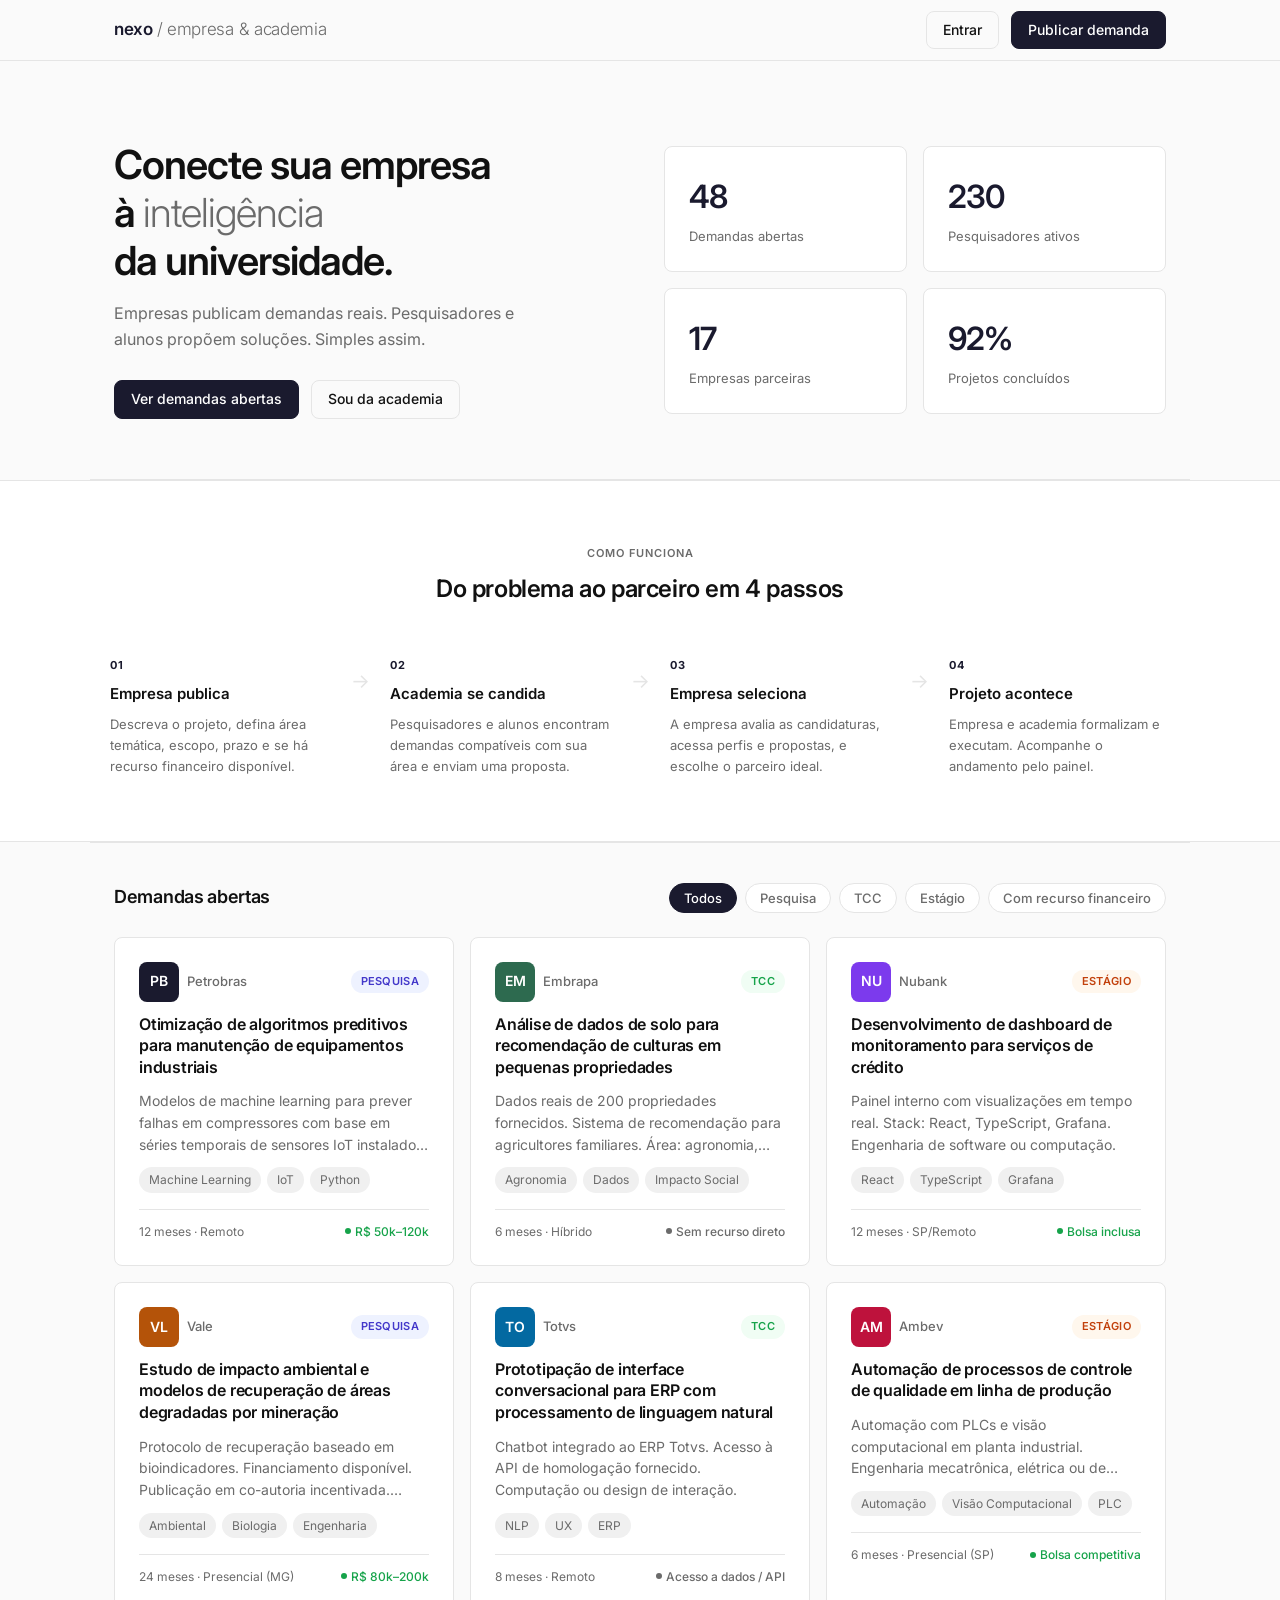
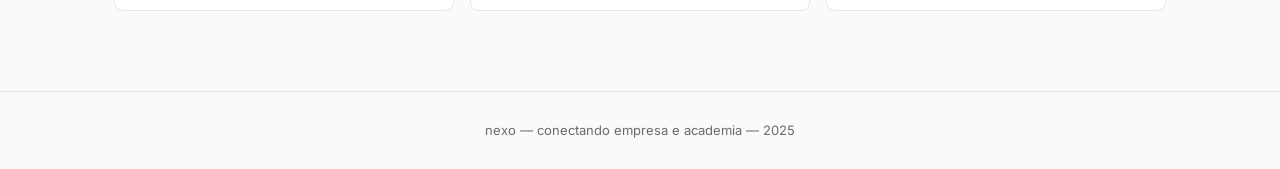
<file: index.html>
<!DOCTYPE html>
<html lang="pt-BR">
<head>
  <meta charset="UTF-8" />
  <meta name="viewport" content="width=device-width, initial-scale=1.0" />
  <title>Nexo — Empresa & Academia</title>
  <link rel="preconnect" href="https://fonts.googleapis.com" />
  <link rel="preconnect" href="https://fonts.gstatic.com" crossorigin />
  <link href="https://fonts.googleapis.com/css2?family=Inter:wght@300;400;500;600&display=swap" rel="stylesheet" />
  <link rel="stylesheet" href="style.css" />
  <style>
    /* HERO */
    .hero {
      max-width: 1100px;
      margin: 0 auto;
      padding: 80px 24px 60px;
      display: grid;
      grid-template-columns: 1fr 1fr;
      gap: 48px;
      align-items: center;
    }
    .hero-text h1 {
      font-size: 40px;
      font-weight: 600;
      letter-spacing: -1px;
      line-height: 1.2;
      margin-bottom: 16px;
    }
    .hero-text h1 em {
      font-style: normal;
      color: var(--muted);
      font-weight: 300;
    }
    .hero-text p {
      color: var(--muted);
      font-size: 16px;
      max-width: 420px;
      margin-bottom: 28px;
    }
    .hero-actions { display: flex; gap: 12px; flex-wrap: wrap; }

    .hero-stats {
      display: grid;
      grid-template-columns: 1fr 1fr;
      gap: 16px;
    }
    .stat-card {
      background: var(--surface);
      border: 1px solid var(--border);
      border-radius: var(--radius);
      padding: 24px;
    }
    .stat-card .number {
      font-size: 32px;
      font-weight: 600;
      letter-spacing: -1px;
      color: var(--accent);
    }
    .stat-card .label {
      font-size: 13px;
      color: var(--muted);
      margin-top: 4px;
    }

    /* FEED HEADER */
    .feed-header {
      max-width: 1100px;
      margin: 0 auto;
      padding: 40px 24px 24px;
      display: flex;
      align-items: center;
      justify-content: space-between;
      flex-wrap: wrap;
      gap: 16px;
    }
    .feed-header h2 {
      font-size: 18px;
      font-weight: 600;
      letter-spacing: -0.3px;
    }
    .filters { display: flex; gap: 8px; flex-wrap: wrap; }
    .filter-btn {
      padding: 6px 14px;
      border-radius: 999px;
      font-size: 13px;
      font-weight: 500;
      cursor: pointer;
      border: 1px solid var(--border);
      background: var(--surface);
      color: var(--muted);
      transition: all 0.15s;
      font-family: 'Inter', sans-serif;
    }
    .filter-btn:hover,
    .filter-btn.active {
      background: var(--accent);
      border-color: var(--accent);
      color: #fff;
    }

    /* FEED */
    .feed-wrap {
      max-width: 1100px;
      margin: 0 auto;
      padding: 0 24px 80px;
    }

    /* RECURSO INDICATOR */
    .recurso-indicator {
      display: flex;
      align-items: center;
      gap: 4px;
      font-size: 12px;
      font-weight: 500;
    }
    .recurso-indicator.sim { color: #16a34a; }
    .recurso-indicator.nao { color: var(--muted); }
    .recurso-dot {
      width: 6px;
      height: 6px;
      border-radius: 50%;
      background: currentColor;
    }

    /* COMO FUNCIONA */
    .como-funciona {
      background: var(--surface);
      border-top: 1px solid var(--border);
      border-bottom: 1px solid var(--border);
      padding: 64px 24px;
    }
    .cf-inner { max-width: 1100px; margin: 0 auto; }
    .cf-header { text-align: center; margin-bottom: 48px; }
    .cf-label {
      font-size: 11px;
      font-weight: 600;
      letter-spacing: 1px;
      text-transform: uppercase;
      color: var(--muted);
      margin-bottom: 8px;
    }
    .cf-header h2 {
      font-size: 24px;
      font-weight: 600;
      letter-spacing: -0.4px;
    }
    .cf-steps {
      display: flex;
      align-items: flex-start;
      gap: 0;
    }
    .cf-step {
      flex: 1;
      padding: 0 20px;
    }
    .cf-step-num {
      font-size: 11px;
      font-weight: 700;
      letter-spacing: 1px;
      color: var(--accent);
      margin-bottom: 8px;
    }
    .cf-step-title {
      font-size: 15px;
      font-weight: 600;
      margin-bottom: 8px;
    }
    .cf-step-desc {
      font-size: 13px;
      color: var(--muted);
      line-height: 1.6;
    }
    .cf-arrow {
      font-size: 20px;
      color: var(--border);
      padding-top: 8px;
      flex-shrink: 0;
    }

    @media (max-width: 720px) {
      .hero { grid-template-columns: 1fr; padding: 48px 20px 40px; }
      .hero-stats { display: none; }
      .hero-text h1 { font-size: 28px; }
      .cf-steps { flex-direction: column; gap: 24px; }
      .cf-arrow { display: none; }
    }
  </style>
</head>
<body>

  <!-- NAV -->
  <nav>
    <div class="nav-inner">
      <a href="index.html" class="logo">nexo <span>/ empresa & academia</span></a>
      <div class="nav-actions">
        <a href="entrar.html" class="btn btn-ghost">Entrar</a>
        <a href="publicar.html" class="btn btn-primary">Publicar demanda</a>
      </div>
    </div>
  </nav>

  <!-- HERO -->
  <section class="hero">
    <div class="hero-text">
      <h1>Conecte sua empresa<br>à <em>inteligência</em><br>da universidade.</h1>
      <p>Empresas publicam demandas reais. Pesquisadores e alunos propõem soluções. Simples assim.</p>
      <div class="hero-actions">
        <a href="#feed" class="btn btn-primary">Ver demandas abertas</a>
        <a href="entrar.html" class="btn btn-ghost">Sou da academia</a>
      </div>
    </div>
    <div class="hero-stats">
      <div class="stat-card">
        <div class="number">48</div>
        <div class="label">Demandas abertas</div>
      </div>
      <div class="stat-card">
        <div class="number">230</div>
        <div class="label">Pesquisadores ativos</div>
      </div>
      <div class="stat-card">
        <div class="number">17</div>
        <div class="label">Empresas parceiras</div>
      </div>
      <div class="stat-card">
        <div class="number">92%</div>
        <div class="label">Projetos concluídos</div>
      </div>
    </div>
  </section>

  <div style="border-top:1px solid var(--border);max-width:1100px;margin:0 auto;"></div>

  <!-- COMO FUNCIONA -->
  <section class="como-funciona">
    <div class="cf-inner">
      <div class="cf-header">
        <div class="cf-label">Como funciona</div>
        <h2>Do problema ao parceiro em 4 passos</h2>
      </div>
      <div class="cf-steps">
        <div class="cf-step">
          <div class="cf-step-num">01</div>
          <div class="cf-step-title">Empresa publica</div>
          <div class="cf-step-desc">Descreva o projeto, defina área temática, escopo, prazo e se há recurso financeiro disponível.</div>
        </div>
        <div class="cf-arrow">→</div>
        <div class="cf-step">
          <div class="cf-step-num">02</div>
          <div class="cf-step-title">Academia se candida</div>
          <div class="cf-step-desc">Pesquisadores e alunos encontram demandas compatíveis com sua área e enviam uma proposta.</div>
        </div>
        <div class="cf-arrow">→</div>
        <div class="cf-step">
          <div class="cf-step-num">03</div>
          <div class="cf-step-title">Empresa seleciona</div>
          <div class="cf-step-desc">A empresa avalia as candidaturas, acessa perfis e propostas, e escolhe o parceiro ideal.</div>
        </div>
        <div class="cf-arrow">→</div>
        <div class="cf-step">
          <div class="cf-step-num">04</div>
          <div class="cf-step-title">Projeto acontece</div>
          <div class="cf-step-desc">Empresa e academia formalizam e executam. Acompanhe o andamento pelo painel.</div>
        </div>
      </div>
    </div>
  </section>

  <div style="border-top:1px solid var(--border);max-width:1100px;margin:0 auto;"></div>

  <!-- FEED HEADER -->
  <div class="feed-header" id="feed">
    <h2>Demandas abertas</h2>
    <div class="filters">
      <button class="filter-btn active" onclick="filtrar(this, 'todos')">Todos</button>
      <button class="filter-btn" onclick="filtrar(this, 'pesquisa')">Pesquisa</button>
      <button class="filter-btn" onclick="filtrar(this, 'tcc')">TCC</button>
      <button class="filter-btn" onclick="filtrar(this, 'estagio')">Estágio</button>
      <button class="filter-btn" onclick="filtrar(this, 'recurso')">Com recurso financeiro</button>
    </div>
  </div>

  <!-- FEED GRID -->
  <div class="feed-wrap">
    <div class="feed" id="feed-grid">

      <a href="demanda.html" class="card" data-tipo="pesquisa" data-recurso="sim">
        <div class="card-top">
          <div class="company-badge">
            <div class="company-logo">PB</div>
            <span class="company-name">Petrobras</span>
          </div>
          <span class="tipo-tag tipo-pesquisa">Pesquisa</span>
        </div>
        <div class="card-title">Otimização de algoritmos preditivos para manutenção de equipamentos industriais</div>
        <div class="card-desc">Modelos de machine learning para prever falhas em compressores com base em séries temporais de sensores IoT instalados em campo. Dados históricos fornecidos.</div>
        <div class="tag-list">
          <span class="tag">Machine Learning</span>
          <span class="tag">IoT</span>
          <span class="tag">Python</span>
        </div>
        <div class="card-footer">
          <span class="card-meta">12 meses · Remoto</span>
          <span class="recurso-indicator sim"><span class="recurso-dot"></span>R$ 50k–120k</span>
        </div>
      </a>

      <a href="demanda.html" class="card" data-tipo="tcc" data-recurso="nao">
        <div class="card-top">
          <div class="company-badge">
            <div class="company-logo" style="background:#2d6a4f">EM</div>
            <span class="company-name">Embrapa</span>
          </div>
          <span class="tipo-tag tipo-tcc">TCC</span>
        </div>
        <div class="card-title">Análise de dados de solo para recomendação de culturas em pequenas propriedades</div>
        <div class="card-desc">Dados reais de 200 propriedades fornecidos. Sistema de recomendação para agricultores familiares. Área: agronomia, ciência de dados ou sistemas de informação.</div>
        <div class="tag-list">
          <span class="tag">Agronomia</span>
          <span class="tag">Dados</span>
          <span class="tag">Impacto Social</span>
        </div>
        <div class="card-footer">
          <span class="card-meta">6 meses · Híbrido</span>
          <span class="recurso-indicator nao"><span class="recurso-dot"></span>Sem recurso direto</span>
        </div>
      </a>

      <a href="demanda.html" class="card" data-tipo="estagio" data-recurso="sim">
        <div class="card-top">
          <div class="company-badge">
            <div class="company-logo" style="background:#7c3aed">NU</div>
            <span class="company-name">Nubank</span>
          </div>
          <span class="tipo-tag tipo-estagio">Estágio</span>
        </div>
        <div class="card-title">Desenvolvimento de dashboard de monitoramento para serviços de crédito</div>
        <div class="card-desc">Painel interno com visualizações em tempo real. Stack: React, TypeScript, Grafana. Engenharia de software ou computação.</div>
        <div class="tag-list">
          <span class="tag">React</span>
          <span class="tag">TypeScript</span>
          <span class="tag">Grafana</span>
        </div>
        <div class="card-footer">
          <span class="card-meta">12 meses · SP/Remoto</span>
          <span class="recurso-indicator sim"><span class="recurso-dot"></span>Bolsa inclusa</span>
        </div>
      </a>

      <a href="demanda.html" class="card" data-tipo="pesquisa" data-recurso="sim">
        <div class="card-top">
          <div class="company-badge">
            <div class="company-logo" style="background:#b45309">VL</div>
            <span class="company-name">Vale</span>
          </div>
          <span class="tipo-tag tipo-pesquisa">Pesquisa</span>
        </div>
        <div class="card-title">Estudo de impacto ambiental e modelos de recuperação de áreas degradadas por mineração</div>
        <div class="card-desc">Protocolo de recuperação baseado em bioindicadores. Financiamento disponível. Publicação em co-autoria incentivada. Laboratório de engenharia ambiental.</div>
        <div class="tag-list">
          <span class="tag">Ambiental</span>
          <span class="tag">Biologia</span>
          <span class="tag">Engenharia</span>
        </div>
        <div class="card-footer">
          <span class="card-meta">24 meses · Presencial (MG)</span>
          <span class="recurso-indicator sim"><span class="recurso-dot"></span>R$ 80k–200k</span>
        </div>
      </a>

      <a href="demanda.html" class="card" data-tipo="tcc" data-recurso="nao">
        <div class="card-top">
          <div class="company-badge">
            <div class="company-logo" style="background:#0369a1">TO</div>
            <span class="company-name">Totvs</span>
          </div>
          <span class="tipo-tag tipo-tcc">TCC</span>
        </div>
        <div class="card-title">Prototipação de interface conversacional para ERP com processamento de linguagem natural</div>
        <div class="card-desc">Chatbot integrado ao ERP Totvs. Acesso à API de homologação fornecido. Computação ou design de interação.</div>
        <div class="tag-list">
          <span class="tag">NLP</span>
          <span class="tag">UX</span>
          <span class="tag">ERP</span>
        </div>
        <div class="card-footer">
          <span class="card-meta">8 meses · Remoto</span>
          <span class="recurso-indicator nao"><span class="recurso-dot"></span>Acesso a dados / API</span>
        </div>
      </a>

      <a href="demanda.html" class="card" data-tipo="estagio" data-recurso="sim">
        <div class="card-top">
          <div class="company-badge">
            <div class="company-logo" style="background:#be123c">AM</div>
            <span class="company-name">Ambev</span>
          </div>
          <span class="tipo-tag tipo-estagio">Estágio</span>
        </div>
        <div class="card-title">Automação de processos de controle de qualidade em linha de produção</div>
        <div class="card-desc">Automação com PLCs e visão computacional em planta industrial. Engenharia mecatrônica, elétrica ou de produção. Possibilidade de efetivação.</div>
        <div class="tag-list">
          <span class="tag">Automação</span>
          <span class="tag">Visão Computacional</span>
          <span class="tag">PLC</span>
        </div>
        <div class="card-footer">
          <span class="card-meta">6 meses · Presencial (SP)</span>
          <span class="recurso-indicator sim"><span class="recurso-dot"></span>Bolsa competitiva</span>
        </div>
      </a>

    </div>
  </div>

  <!-- FOOTER -->
  <footer>
    nexo &mdash; conectando empresa e academia &mdash; 2025
  </footer>

  <script>
    function filtrar(btn, tipo) {
      document.querySelectorAll('.filter-btn').forEach(b => b.classList.remove('active'));
      btn.classList.add('active');

      const cards = document.querySelectorAll('.card');
      cards.forEach(card => {
        let show = false;
        if (tipo === 'todos') show = true;
        else if (tipo === 'recurso') show = card.dataset.recurso === 'sim';
        else show = card.dataset.tipo === tipo;
        card.style.display = show ? 'flex' : 'none';
      });
    }
  </script>

</body>
</html>
</file>
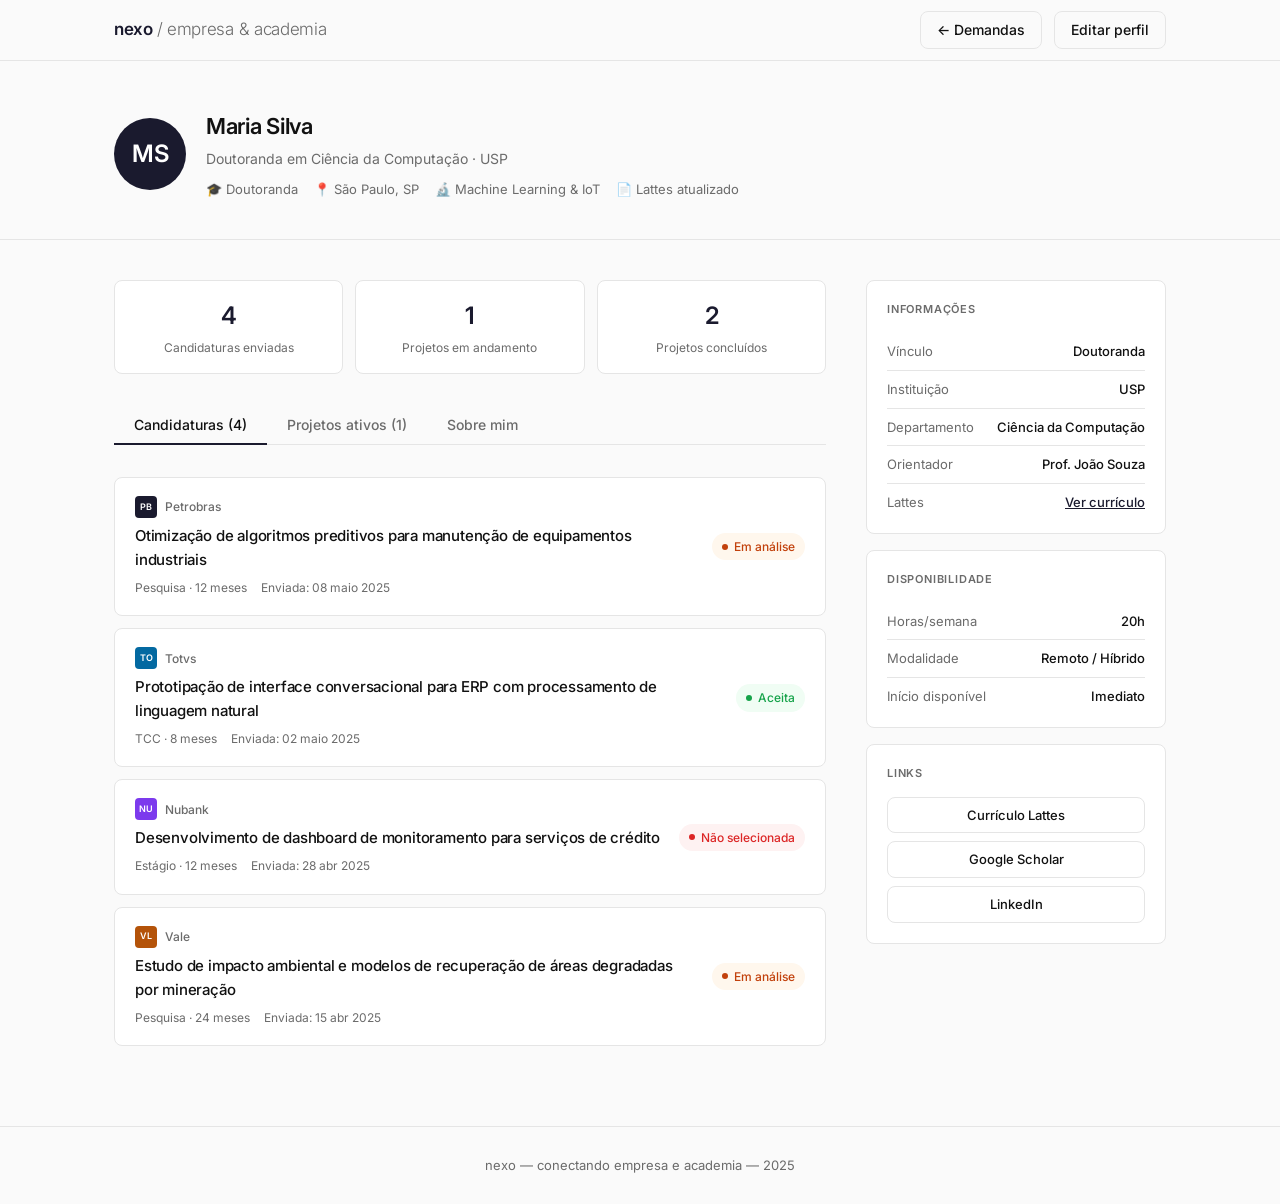
<file: academia.html>
<!DOCTYPE html>
<html lang="pt-BR">
<head>
  <meta charset="UTF-8" />
  <meta name="viewport" content="width=device-width, initial-scale=1.0" />
  <title>Perfil Academia — Nexo</title>
  <link rel="preconnect" href="https://fonts.googleapis.com" />
  <link rel="preconnect" href="https://fonts.gstatic.com" crossorigin />
  <link href="https://fonts.googleapis.com/css2?family=Inter:wght@300;400;500;600&display=swap" rel="stylesheet" />
  <link rel="stylesheet" href="style.css" />
  <style>
    .profile-hero {
      border-bottom: 1px solid var(--border);
      padding: 48px 0 40px;
    }
    .profile-hero-inner {
      max-width: 1100px;
      margin: 0 auto;
      padding: 0 24px;
      display: flex;
      align-items: flex-end;
      justify-content: space-between;
      gap: 24px;
      flex-wrap: wrap;
    }
    .profile-left { display: flex; align-items: center; gap: 20px; }
    .avatar-lg {
      width: 72px;
      height: 72px;
      border-radius: 50%;
      background: var(--accent);
      display: flex;
      align-items: center;
      justify-content: center;
      font-size: 24px;
      font-weight: 600;
      color: #fff;
      flex-shrink: 0;
    }
    .profile-info h1 {
      font-size: 22px;
      font-weight: 600;
      letter-spacing: -0.3px;
      margin-bottom: 4px;
    }
    .profile-info .role { font-size: 14px; color: var(--muted); margin-bottom: 8px; }
    .profile-info .profile-meta {
      display: flex;
      gap: 16px;
      flex-wrap: wrap;
    }
    .profile-meta-item { font-size: 13px; color: var(--muted); }

    .layout {
      max-width: 1100px;
      margin: 0 auto;
      padding: 40px 24px 80px;
      display: grid;
      grid-template-columns: 1fr 300px;
      gap: 40px;
      align-items: start;
    }

    /* TABS */
    .tabs {
      display: flex;
      border-bottom: 1px solid var(--border);
      margin-bottom: 32px;
    }
    .tab-btn {
      padding: 10px 20px;
      font-size: 14px;
      font-weight: 500;
      color: var(--muted);
      border: none;
      background: none;
      cursor: pointer;
      border-bottom: 2px solid transparent;
      margin-bottom: -1px;
      transition: color 0.15s;
      font-family: 'Inter', sans-serif;
    }
    .tab-btn.active { color: var(--text); border-bottom-color: var(--accent); }
    .tab-panel { display: none; }
    .tab-panel.active { display: block; }

    /* CANDIDATURA ITEMS */
    .candidatura-list { display: flex; flex-direction: column; gap: 12px; }
    .candidatura-item {
      background: var(--surface);
      border: 1px solid var(--border);
      border-radius: var(--radius);
      padding: 18px 20px;
      display: grid;
      grid-template-columns: 1fr auto;
      gap: 16px;
      align-items: center;
      text-decoration: none;
      color: inherit;
      transition: border-color 0.15s;
    }
    .candidatura-item:hover { border-color: #ccc; }
    .candidatura-item-company {
      display: flex;
      align-items: center;
      gap: 8px;
      margin-bottom: 6px;
    }
    .candidatura-item-title {
      font-size: 15px;
      font-weight: 500;
      letter-spacing: -0.2px;
      margin-bottom: 6px;
    }
    .candidatura-item-meta {
      font-size: 12px;
      color: var(--muted);
      display: flex;
      gap: 14px;
    }

    /* SIDEBAR */
    .sidebar { display: flex; flex-direction: column; gap: 16px; }
    .sidebar-card {
      background: var(--surface);
      border: 1px solid var(--border);
      border-radius: var(--radius);
      padding: 20px;
    }
    .sidebar-card h3 {
      font-size: 11px;
      font-weight: 600;
      margin-bottom: 14px;
      color: var(--muted);
      letter-spacing: 0.8px;
      text-transform: uppercase;
    }
    .info-row {
      display: flex;
      justify-content: space-between;
      align-items: flex-start;
      padding: 8px 0;
      border-bottom: 1px solid var(--border);
      font-size: 13px;
      gap: 8px;
    }
    .info-row:last-child { border-bottom: none; padding-bottom: 0; }
    .info-row .label { color: var(--muted); flex-shrink: 0; }
    .info-row .value { font-weight: 500; text-align: right; }

    .body-text {
      font-size: 15px;
      color: #222;
      line-height: 1.75;
    }

    .stats-row {
      display: grid;
      grid-template-columns: repeat(3, 1fr);
      gap: 12px;
      margin-bottom: 32px;
    }
    .stat-item {
      background: var(--surface);
      border: 1px solid var(--border);
      border-radius: var(--radius);
      padding: 16px;
      text-align: center;
    }
    .stat-item .num { font-size: 24px; font-weight: 600; letter-spacing: -0.5px; color: var(--accent); }
    .stat-item .lbl { font-size: 12px; color: var(--muted); margin-top: 2px; }

    @media (max-width: 860px) {
      .layout { grid-template-columns: 1fr; }
      .stats-row { grid-template-columns: 1fr 1fr; }
    }
  </style>
</head>
<body>

  <nav>
    <div class="nav-inner">
      <a href="index.html" class="logo">nexo <span>/ empresa & academia</span></a>
      <div class="nav-actions">
        <a href="index.html" class="btn btn-ghost">← Demandas</a>
        <a href="#" class="btn btn-ghost">Editar perfil</a>
      </div>
    </div>
  </nav>

  <!-- PROFILE HERO -->
  <div class="profile-hero">
    <div class="profile-hero-inner">
      <div class="profile-left">
        <div class="avatar-lg">MS</div>
        <div class="profile-info">
          <h1>Maria Silva</h1>
          <div class="role">Doutoranda em Ciência da Computação · USP</div>
          <div class="profile-meta">
            <span class="profile-meta-item">🎓 Doutoranda</span>
            <span class="profile-meta-item">📍 São Paulo, SP</span>
            <span class="profile-meta-item">🔬 Machine Learning & IoT</span>
            <span class="profile-meta-item">📄 Lattes atualizado</span>
          </div>
        </div>
      </div>
    </div>
  </div>

  <div class="layout">

    <!-- MAIN -->
    <div>

      <!-- STATS -->
      <div class="stats-row">
        <div class="stat-item">
          <div class="num">4</div>
          <div class="lbl">Candidaturas enviadas</div>
        </div>
        <div class="stat-item">
          <div class="num">1</div>
          <div class="lbl">Projetos em andamento</div>
        </div>
        <div class="stat-item">
          <div class="num">2</div>
          <div class="lbl">Projetos concluídos</div>
        </div>
      </div>

      <!-- TABS -->
      <div class="tabs">
        <button class="tab-btn active" onclick="showTab('candidaturas', this)">Candidaturas (4)</button>
        <button class="tab-btn" onclick="showTab('projetos', this)">Projetos ativos (1)</button>
        <button class="tab-btn" onclick="showTab('sobre', this)">Sobre mim</button>
      </div>

      <!-- TAB: CANDIDATURAS -->
      <div class="tab-panel active" id="tab-candidaturas">
        <div class="candidatura-list">

          <a href="demanda.html" class="candidatura-item">
            <div>
              <div class="candidatura-item-company">
                <div class="company-logo" style="width:22px;height:22px;font-size:9px;border-radius:4px;">PB</div>
                <span style="font-size:12px;color:var(--muted);font-weight:500;">Petrobras</span>
              </div>
              <div class="candidatura-item-title">Otimização de algoritmos preditivos para manutenção de equipamentos industriais</div>
              <div class="candidatura-item-meta">
                <span>Pesquisa · 12 meses</span>
                <span>Enviada: 08 maio 2025</span>
              </div>
            </div>
            <div>
              <span class="status-badge" style="background:#FFF7ED;color:#c2410c;white-space:nowrap;">
                <span class="status-dot"></span>Em análise
              </span>
            </div>
          </a>

          <a href="demanda.html" class="candidatura-item">
            <div>
              <div class="candidatura-item-company">
                <div class="company-logo" style="width:22px;height:22px;font-size:9px;border-radius:4px;background:#0369a1;">TO</div>
                <span style="font-size:12px;color:var(--muted);font-weight:500;">Totvs</span>
              </div>
              <div class="candidatura-item-title">Prototipação de interface conversacional para ERP com processamento de linguagem natural</div>
              <div class="candidatura-item-meta">
                <span>TCC · 8 meses</span>
                <span>Enviada: 02 maio 2025</span>
              </div>
            </div>
            <div>
              <span class="status-badge status-aberta" style="white-space:nowrap;">
                <span class="status-dot"></span>Aceita
              </span>
            </div>
          </a>

          <a href="demanda.html" class="candidatura-item">
            <div>
              <div class="candidatura-item-company">
                <div class="company-logo" style="width:22px;height:22px;font-size:9px;border-radius:4px;background:#7c3aed;">NU</div>
                <span style="font-size:12px;color:var(--muted);font-weight:500;">Nubank</span>
              </div>
              <div class="candidatura-item-title">Desenvolvimento de dashboard de monitoramento para serviços de crédito</div>
              <div class="candidatura-item-meta">
                <span>Estágio · 12 meses</span>
                <span>Enviada: 28 abr 2025</span>
              </div>
            </div>
            <div>
              <span class="status-badge status-fechada" style="white-space:nowrap;">
                <span class="status-dot"></span>Não selecionada
              </span>
            </div>
          </a>

          <a href="demanda.html" class="candidatura-item">
            <div>
              <div class="candidatura-item-company">
                <div class="company-logo" style="width:22px;height:22px;font-size:9px;border-radius:4px;background:#b45309;">VL</div>
                <span style="font-size:12px;color:var(--muted);font-weight:500;">Vale</span>
              </div>
              <div class="candidatura-item-title">Estudo de impacto ambiental e modelos de recuperação de áreas degradadas por mineração</div>
              <div class="candidatura-item-meta">
                <span>Pesquisa · 24 meses</span>
                <span>Enviada: 15 abr 2025</span>
              </div>
            </div>
            <div>
              <span class="status-badge" style="background:#FFF7ED;color:#c2410c;white-space:nowrap;">
                <span class="status-dot"></span>Em análise
              </span>
            </div>
          </a>

        </div>
      </div>

      <!-- TAB: PROJETOS -->
      <div class="tab-panel" id="tab-projetos">
        <div class="candidatura-list">
          <a href="demanda.html" class="candidatura-item">
            <div>
              <div class="candidatura-item-company">
                <div class="company-logo" style="width:22px;height:22px;font-size:9px;border-radius:4px;background:#0369a1;">TO</div>
                <span style="font-size:12px;color:var(--muted);font-weight:500;">Totvs</span>
              </div>
              <div class="candidatura-item-title">Prototipação de interface conversacional para ERP com processamento de linguagem natural</div>
              <div class="candidatura-item-meta">
                <span>TCC · 8 meses</span>
                <span>Iniciado: 10 maio 2025</span>
                <span>Previsão: jan 2026</span>
              </div>
            </div>
            <div>
              <span class="status-badge status-andamento" style="white-space:nowrap;">
                <span class="status-dot"></span>Em andamento
              </span>
            </div>
          </a>
        </div>
      </div>

      <!-- TAB: SOBRE -->
      <div class="tab-panel" id="tab-sobre">
        <div class="body-text" style="margin-bottom:24px;">
          <p>Doutoranda em Ciência da Computação pela USP, com foco em aprendizado de máquina aplicado a sistemas industriais e IoT. Mestre pela UNICAMP (2022). Experiência em desenvolvimento de modelos preditivos com séries temporais e dados de sensores.</p>
        </div>
        <div style="margin-bottom:24px;">
          <div class="section-label" style="margin-bottom:10px;">Áreas de atuação</div>
          <div class="tag-list">
            <span class="tag">Machine Learning</span>
            <span class="tag">IoT & Sensores</span>
            <span class="tag">Séries Temporais</span>
            <span class="tag">Deep Learning</span>
            <span class="tag">Python</span>
            <span class="tag">Indústria 4.0</span>
          </div>
        </div>
        <div>
          <div class="section-label" style="margin-bottom:10px;">Publicações recentes</div>
          <div style="display:flex;flex-direction:column;gap:8px;">
            <div style="font-size:14px;color:#222;padding:12px;background:var(--surface);border:1px solid var(--border);border-radius:var(--radius);">
              "Anomaly Detection in Industrial Sensors using Transformer Models" — IEEE IoT Journal, 2024
            </div>
            <div style="font-size:14px;color:#222;padding:12px;background:var(--surface);border:1px solid var(--border);border-radius:var(--radius);">
              "Comparative Analysis of LSTM and XGBoost for Predictive Maintenance" — SBAI 2023
            </div>
          </div>
        </div>
      </div>

    </div>

    <!-- SIDEBAR -->
    <aside class="sidebar">

      <div class="sidebar-card">
        <h3>Informações</h3>
        <div class="info-row">
          <span class="label">Vínculo</span>
          <span class="value">Doutoranda</span>
        </div>
        <div class="info-row">
          <span class="label">Instituição</span>
          <span class="value">USP</span>
        </div>
        <div class="info-row">
          <span class="label">Departamento</span>
          <span class="value">Ciência da Computação</span>
        </div>
        <div class="info-row">
          <span class="label">Orientador</span>
          <span class="value">Prof. João Souza</span>
        </div>
        <div class="info-row">
          <span class="label">Lattes</span>
          <span class="value"><a href="#" style="color:var(--accent);">Ver currículo</a></span>
        </div>
      </div>

      <div class="sidebar-card">
        <h3>Disponibilidade</h3>
        <div class="info-row">
          <span class="label">Horas/semana</span>
          <span class="value">20h</span>
        </div>
        <div class="info-row">
          <span class="label">Modalidade</span>
          <span class="value">Remoto / Híbrido</span>
        </div>
        <div class="info-row">
          <span class="label">Início disponível</span>
          <span class="value">Imediato</span>
        </div>
      </div>

      <div class="sidebar-card">
        <h3>Links</h3>
        <div style="display:flex;flex-direction:column;gap:8px;">
          <a href="#" class="btn btn-ghost" style="font-size:13px;text-align:center;">Currículo Lattes</a>
          <a href="#" class="btn btn-ghost" style="font-size:13px;text-align:center;">Google Scholar</a>
          <a href="#" class="btn btn-ghost" style="font-size:13px;text-align:center;">LinkedIn</a>
        </div>
      </div>

    </aside>
  </div>

  <footer>
    nexo &mdash; conectando empresa e academia &mdash; 2025
  </footer>

  <script>
    function showTab(id, btn) {
      document.querySelectorAll('.tab-panel').forEach(p => p.classList.remove('active'));
      document.querySelectorAll('.tab-btn').forEach(b => b.classList.remove('active'));
      document.getElementById('tab-' + id).classList.add('active');
      btn.classList.add('active');
    }
  </script>

</body>
</html>
</file>
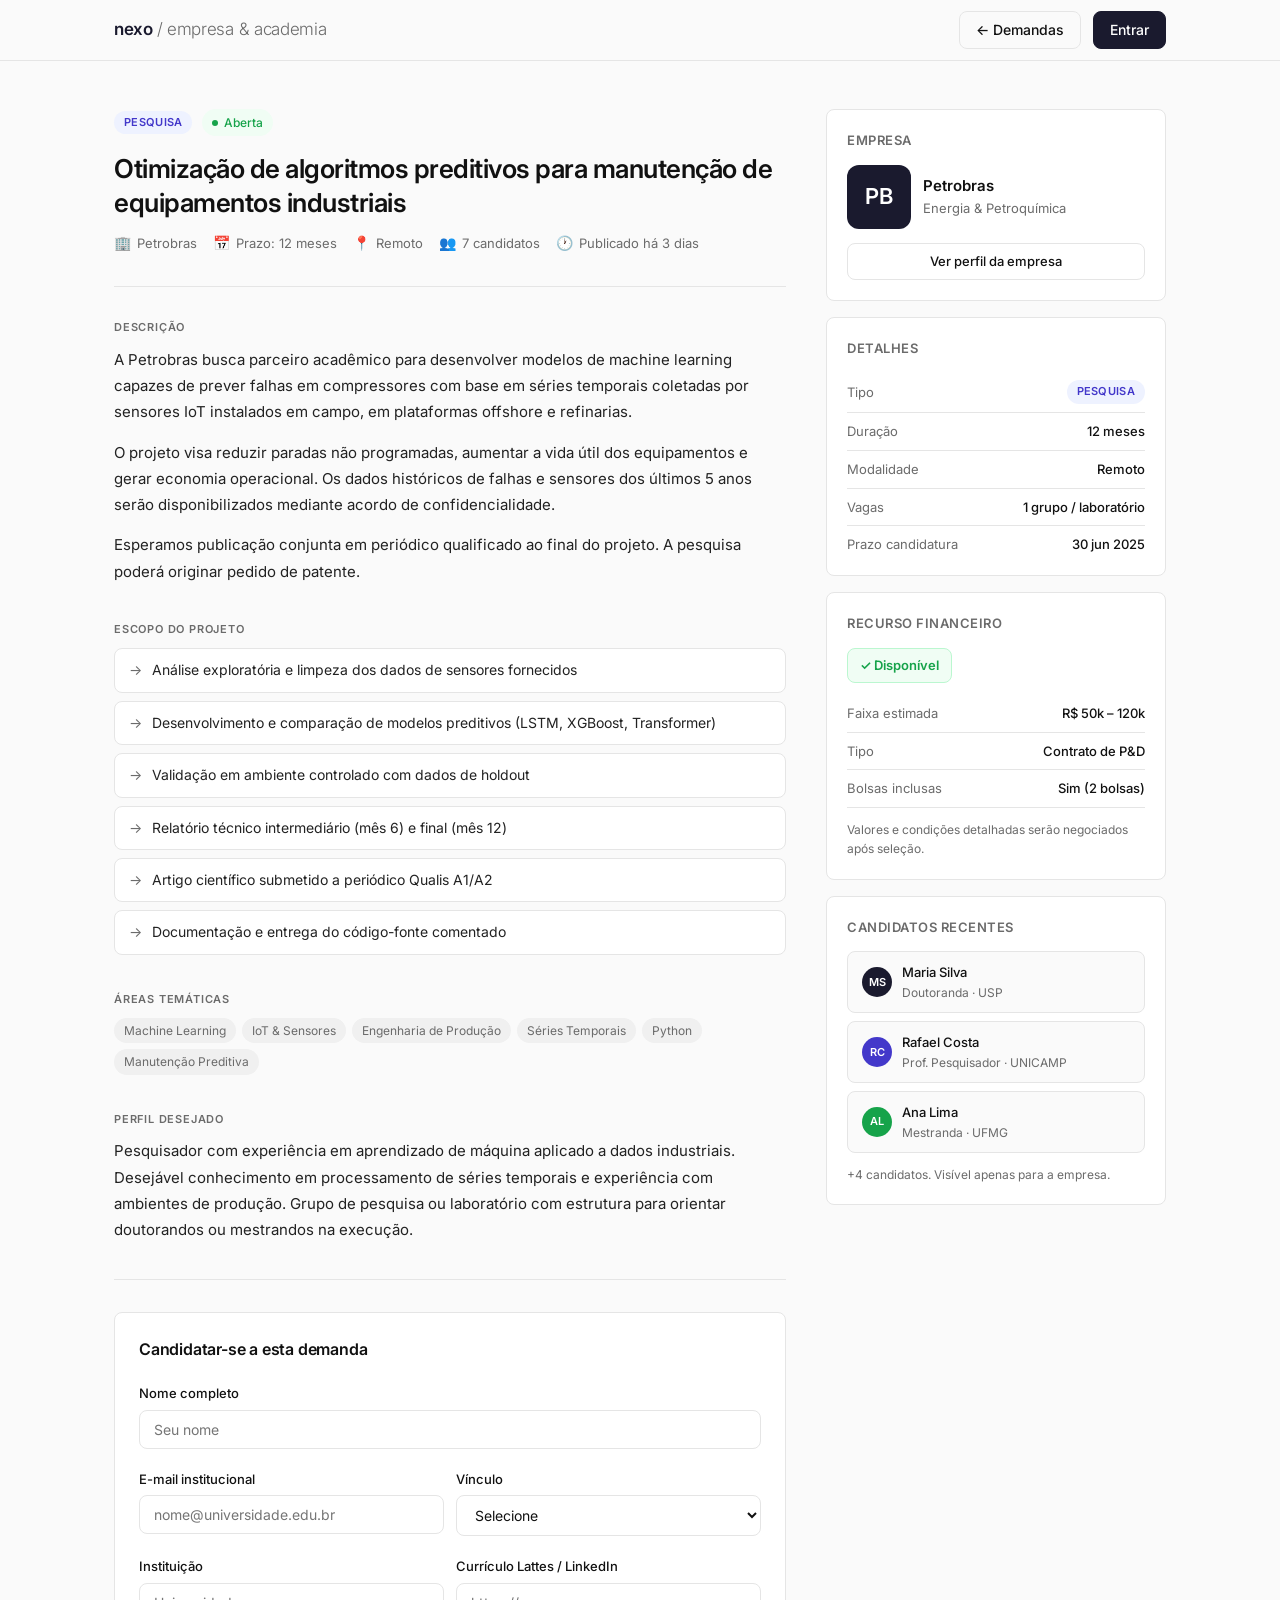
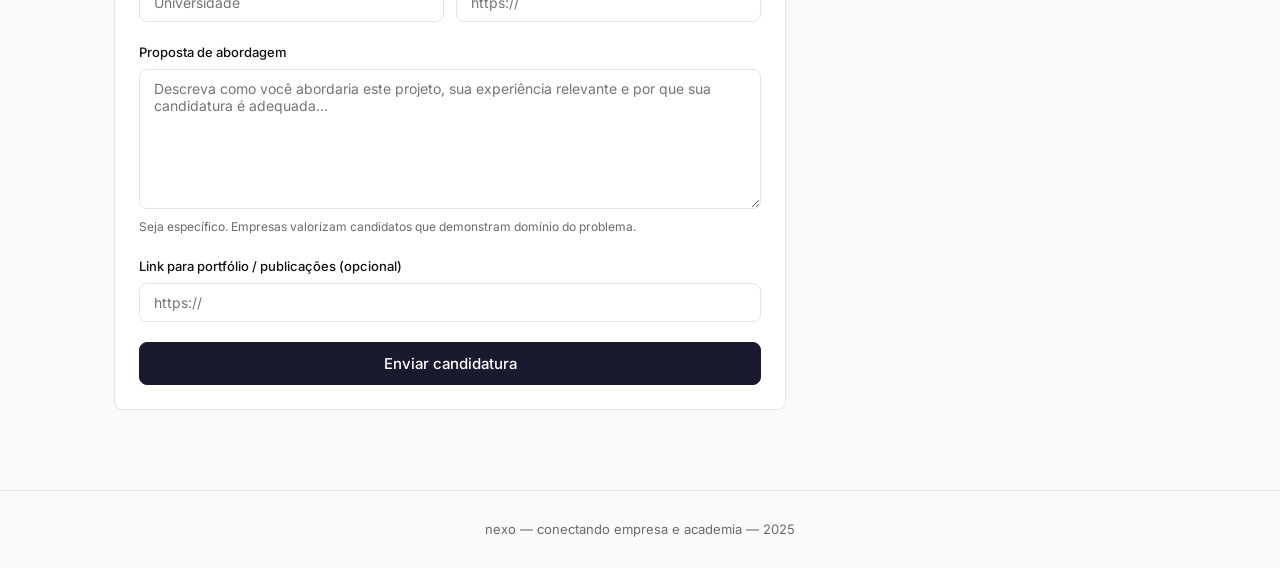
<file: demanda.html>
<!DOCTYPE html>
<html lang="pt-BR">
<head>
  <meta charset="UTF-8" />
  <meta name="viewport" content="width=device-width, initial-scale=1.0" />
  <title>Demanda — Nexo</title>
  <link rel="preconnect" href="https://fonts.googleapis.com" />
  <link rel="preconnect" href="https://fonts.gstatic.com" crossorigin />
  <link href="https://fonts.googleapis.com/css2?family=Inter:wght@300;400;500;600&display=swap" rel="stylesheet" />
  <link rel="stylesheet" href="style.css" />
  <style>
    .layout {
      max-width: 1100px;
      margin: 0 auto;
      padding: 48px 24px 80px;
      display: grid;
      grid-template-columns: 1fr 340px;
      gap: 40px;
      align-items: start;
    }

    /* MAIN */
    .demand-header { margin-bottom: 28px; }
    .demand-header h1 {
      font-size: 26px;
      font-weight: 600;
      letter-spacing: -0.5px;
      line-height: 1.3;
      margin: 16px 0 12px;
    }
    .demand-meta-row {
      display: flex;
      align-items: center;
      gap: 16px;
      flex-wrap: wrap;
      margin-top: 12px;
    }
    .meta-item {
      display: flex;
      align-items: center;
      gap: 6px;
      font-size: 13px;
      color: var(--muted);
    }
    .meta-icon { font-size: 14px; }

    .section-label {
      font-size: 11px;
      font-weight: 600;
      letter-spacing: 0.8px;
      text-transform: uppercase;
      color: var(--muted);
      margin-bottom: 10px;
    }

    .body-text {
      font-size: 15px;
      color: #222;
      line-height: 1.75;
    }
    .body-text p + p { margin-top: 14px; }

    .section-block { margin-bottom: 36px; }

    .deliverable-list {
      list-style: none;
      display: flex;
      flex-direction: column;
      gap: 8px;
    }
    .deliverable-list li {
      font-size: 14px;
      color: #222;
      display: flex;
      align-items: flex-start;
      gap: 10px;
      padding: 10px 14px;
      background: var(--surface);
      border: 1px solid var(--border);
      border-radius: var(--radius);
    }
    .deliverable-list li::before {
      content: "→";
      color: var(--muted);
      flex-shrink: 0;
    }

    /* SIDEBAR */
    .sidebar { display: flex; flex-direction: column; gap: 16px; }

    .sidebar-card {
      background: var(--surface);
      border: 1px solid var(--border);
      border-radius: var(--radius);
      padding: 20px;
    }
    .sidebar-card h3 {
      font-size: 13px;
      font-weight: 600;
      margin-bottom: 14px;
      color: var(--muted);
      letter-spacing: 0.5px;
      text-transform: uppercase;
    }

    .info-row {
      display: flex;
      justify-content: space-between;
      align-items: center;
      padding: 8px 0;
      border-bottom: 1px solid var(--border);
      font-size: 13px;
    }
    .info-row:last-child { border-bottom: none; padding-bottom: 0; }
    .info-row .label { color: var(--muted); }
    .info-row .value { font-weight: 500; }

    .recurso-badge {
      display: inline-flex;
      align-items: center;
      gap: 6px;
      font-size: 13px;
      font-weight: 600;
      padding: 6px 12px;
      border-radius: var(--radius);
      background: #F0FDF4;
      color: #16a34a;
      border: 1px solid #bbf7d0;
    }
    .recurso-badge.sem-recurso {
      background: #FFF7ED;
      color: #c2410c;
      border-color: #fed7aa;
    }

    /* COMPANY INFO */
    .company-info {
      display: flex;
      align-items: center;
      gap: 12px;
      margin-bottom: 14px;
    }
    .company-info-text .name { font-size: 15px; font-weight: 600; }
    .company-info-text .sector { font-size: 13px; color: var(--muted); }

    /* CANDIDATURA FORM */
    .form-card {
      background: var(--surface);
      border: 1px solid var(--border);
      border-radius: var(--radius);
      padding: 24px;
    }
    .form-card h3 {
      font-size: 16px;
      font-weight: 600;
      margin-bottom: 20px;
      letter-spacing: -0.2px;
    }
    .form-row { display: grid; grid-template-columns: 1fr 1fr; gap: 12px; }

    /* CANDIDATOS */
    .candidatos-list { display: flex; flex-direction: column; gap: 8px; }
    .candidato-item {
      display: flex;
      align-items: center;
      justify-content: space-between;
      padding: 10px 14px;
      background: var(--bg);
      border: 1px solid var(--border);
      border-radius: var(--radius);
      font-size: 13px;
    }
    .candidato-left { display: flex; align-items: center; gap: 10px; }
    .avatar {
      width: 30px;
      height: 30px;
      border-radius: 50%;
      background: var(--accent);
      display: flex;
      align-items: center;
      justify-content: center;
      font-size: 11px;
      font-weight: 600;
      color: #fff;
      flex-shrink: 0;
    }
    .candidato-name { font-weight: 500; }
    .candidato-vinculo { color: var(--muted); font-size: 12px; }

    @media (max-width: 860px) {
      .layout { grid-template-columns: 1fr; }
      .form-row { grid-template-columns: 1fr; }
    }
  </style>
</head>
<body>

  <nav>
    <div class="nav-inner">
      <a href="index.html" class="logo">nexo <span>/ empresa & academia</span></a>
      <div class="nav-actions">
        <a href="index.html" class="btn btn-ghost">← Demandas</a>
        <a href="entrar.html" class="btn btn-primary">Entrar</a>
      </div>
    </div>
  </nav>

  <div class="layout">

    <!-- MAIN CONTENT -->
    <div>
      <div class="demand-header">
        <div style="display:flex; align-items:center; gap:10px;">
          <span class="tipo-tag tipo-pesquisa">Pesquisa</span>
          <span class="status-badge status-aberta"><span class="status-dot"></span>Aberta</span>
        </div>

        <h1>Otimização de algoritmos preditivos para manutenção de equipamentos industriais</h1>

        <div class="demand-meta-row">
          <span class="meta-item"><span class="meta-icon">🏢</span> Petrobras</span>
          <span class="meta-item"><span class="meta-icon">📅</span> Prazo: 12 meses</span>
          <span class="meta-item"><span class="meta-icon">📍</span> Remoto</span>
          <span class="meta-item"><span class="meta-icon">👥</span> 7 candidatos</span>
          <span class="meta-item"><span class="meta-icon">🕐</span> Publicado há 3 dias</span>
        </div>
      </div>

      <hr />

      <!-- DESCRIÇÃO -->
      <div class="section-block">
        <div class="section-label">Descrição</div>
        <div class="body-text">
          <p>A Petrobras busca parceiro acadêmico para desenvolver modelos de machine learning capazes de prever falhas em compressores com base em séries temporais coletadas por sensores IoT instalados em campo, em plataformas offshore e refinarias.</p>
          <p>O projeto visa reduzir paradas não programadas, aumentar a vida útil dos equipamentos e gerar economia operacional. Os dados históricos de falhas e sensores dos últimos 5 anos serão disponibilizados mediante acordo de confidencialidade.</p>
          <p>Esperamos publicação conjunta em periódico qualificado ao final do projeto. A pesquisa poderá originar pedido de patente.</p>
        </div>
      </div>

      <!-- ESCOPO -->
      <div class="section-block">
        <div class="section-label">Escopo do projeto</div>
        <ul class="deliverable-list">
          <li>Análise exploratória e limpeza dos dados de sensores fornecidos</li>
          <li>Desenvolvimento e comparação de modelos preditivos (LSTM, XGBoost, Transformer)</li>
          <li>Validação em ambiente controlado com dados de holdout</li>
          <li>Relatório técnico intermediário (mês 6) e final (mês 12)</li>
          <li>Artigo científico submetido a periódico Qualis A1/A2</li>
          <li>Documentação e entrega do código-fonte comentado</li>
        </ul>
      </div>

      <!-- ÁREA TEMÁTICA -->
      <div class="section-block">
        <div class="section-label">Áreas temáticas</div>
        <div class="tag-list">
          <span class="tag">Machine Learning</span>
          <span class="tag">IoT & Sensores</span>
          <span class="tag">Engenharia de Produção</span>
          <span class="tag">Séries Temporais</span>
          <span class="tag">Python</span>
          <span class="tag">Manutenção Preditiva</span>
        </div>
      </div>

      <!-- PERFIL DESEJADO -->
      <div class="section-block">
        <div class="section-label">Perfil desejado</div>
        <div class="body-text">
          <p>Pesquisador com experiência em aprendizado de máquina aplicado a dados industriais. Desejável conhecimento em processamento de séries temporais e experiência com ambientes de produção. Grupo de pesquisa ou laboratório com estrutura para orientar doutorandos ou mestrandos na execução.</p>
        </div>
      </div>

      <hr />

      <!-- CANDIDATURA FORM -->
      <div class="form-card" id="candidatura">
        <h3>Candidatar-se a esta demanda</h3>
        <div class="form-group">
          <label>Nome completo</label>
          <input type="text" placeholder="Seu nome" />
        </div>
        <div class="form-row">
          <div class="form-group">
            <label>E-mail institucional</label>
            <input type="email" placeholder="nome@universidade.edu.br" />
          </div>
          <div class="form-group">
            <label>Vínculo</label>
            <select>
              <option value="">Selecione</option>
              <option>Graduando</option>
              <option>Mestrando</option>
              <option>Doutorando</option>
              <option>Professor / Pesquisador</option>
              <option>Pós-doc</option>
            </select>
          </div>
        </div>
        <div class="form-row">
          <div class="form-group">
            <label>Instituição</label>
            <input type="text" placeholder="Universidade" />
          </div>
          <div class="form-group">
            <label>Currículo Lattes / LinkedIn</label>
            <input type="url" placeholder="https://" />
          </div>
        </div>
        <div class="form-group">
          <label>Proposta de abordagem</label>
          <textarea placeholder="Descreva como você abordaria este projeto, sua experiência relevante e por que sua candidatura é adequada..." style="min-height:140px;"></textarea>
          <span class="form-hint">Seja específico. Empresas valorizam candidatos que demonstram domínio do problema.</span>
        </div>
        <div class="form-group">
          <label>Link para portfólio / publicações (opcional)</label>
          <input type="url" placeholder="https://" />
        </div>
        <button class="btn btn-primary btn-lg btn-full">Enviar candidatura</button>
      </div>
    </div>

    <!-- SIDEBAR -->
    <aside class="sidebar">

      <!-- EMPRESA -->
      <div class="sidebar-card">
        <h3>Empresa</h3>
        <div class="company-info">
          <div class="company-logo company-logo-lg">PB</div>
          <div class="company-info-text">
            <div class="name">Petrobras</div>
            <div class="sector">Energia & Petroquímica</div>
          </div>
        </div>
        <a href="empresa.html" class="btn btn-ghost btn-full" style="font-size:13px;">Ver perfil da empresa</a>
      </div>

      <!-- DETALHES -->
      <div class="sidebar-card">
        <h3>Detalhes</h3>
        <div class="info-row">
          <span class="label">Tipo</span>
          <span class="tipo-tag tipo-pesquisa">Pesquisa</span>
        </div>
        <div class="info-row">
          <span class="label">Duração</span>
          <span class="value">12 meses</span>
        </div>
        <div class="info-row">
          <span class="label">Modalidade</span>
          <span class="value">Remoto</span>
        </div>
        <div class="info-row">
          <span class="label">Vagas</span>
          <span class="value">1 grupo / laboratório</span>
        </div>
        <div class="info-row">
          <span class="label">Prazo candidatura</span>
          <span class="value">30 jun 2025</span>
        </div>
      </div>

      <!-- RECURSO FINANCEIRO -->
      <div class="sidebar-card">
        <h3>Recurso financeiro</h3>
        <div class="recurso-badge" style="margin-bottom:12px;">
          ✓ Disponível
        </div>
        <div class="info-row">
          <span class="label">Faixa estimada</span>
          <span class="value">R$ 50k – 120k</span>
        </div>
        <div class="info-row">
          <span class="label">Tipo</span>
          <span class="value">Contrato de P&D</span>
        </div>
        <div class="info-row">
          <span class="label">Bolsas inclusas</span>
          <span class="value">Sim (2 bolsas)</span>
        </div>
        <p style="font-size:12px; color:var(--muted); margin-top:12px;">Valores e condições detalhadas serão negociados após seleção.</p>
      </div>

      <!-- CANDIDATOS RECENTES -->
      <div class="sidebar-card">
        <h3>Candidatos recentes</h3>
        <div class="candidatos-list">
          <div class="candidato-item">
            <div class="candidato-left">
              <div class="avatar">MS</div>
              <div>
                <div class="candidato-name">Maria Silva</div>
                <div class="candidato-vinculo">Doutoranda · USP</div>
              </div>
            </div>
          </div>
          <div class="candidato-item">
            <div class="candidato-left">
              <div class="avatar" style="background:#4338ca">RC</div>
              <div>
                <div class="candidato-name">Rafael Costa</div>
                <div class="candidato-vinculo">Prof. Pesquisador · UNICAMP</div>
              </div>
            </div>
          </div>
          <div class="candidato-item">
            <div class="candidato-left">
              <div class="avatar" style="background:#16a34a">AL</div>
              <div>
                <div class="candidato-name">Ana Lima</div>
                <div class="candidato-vinculo">Mestranda · UFMG</div>
              </div>
            </div>
          </div>
        </div>
        <p style="font-size:12px; color:var(--muted); margin-top:12px;">+4 candidatos. Visível apenas para a empresa.</p>
      </div>

    </aside>
  </div>

  <footer>
    nexo &mdash; conectando empresa e academia &mdash; 2025
  </footer>

</body>
</html>
</file>
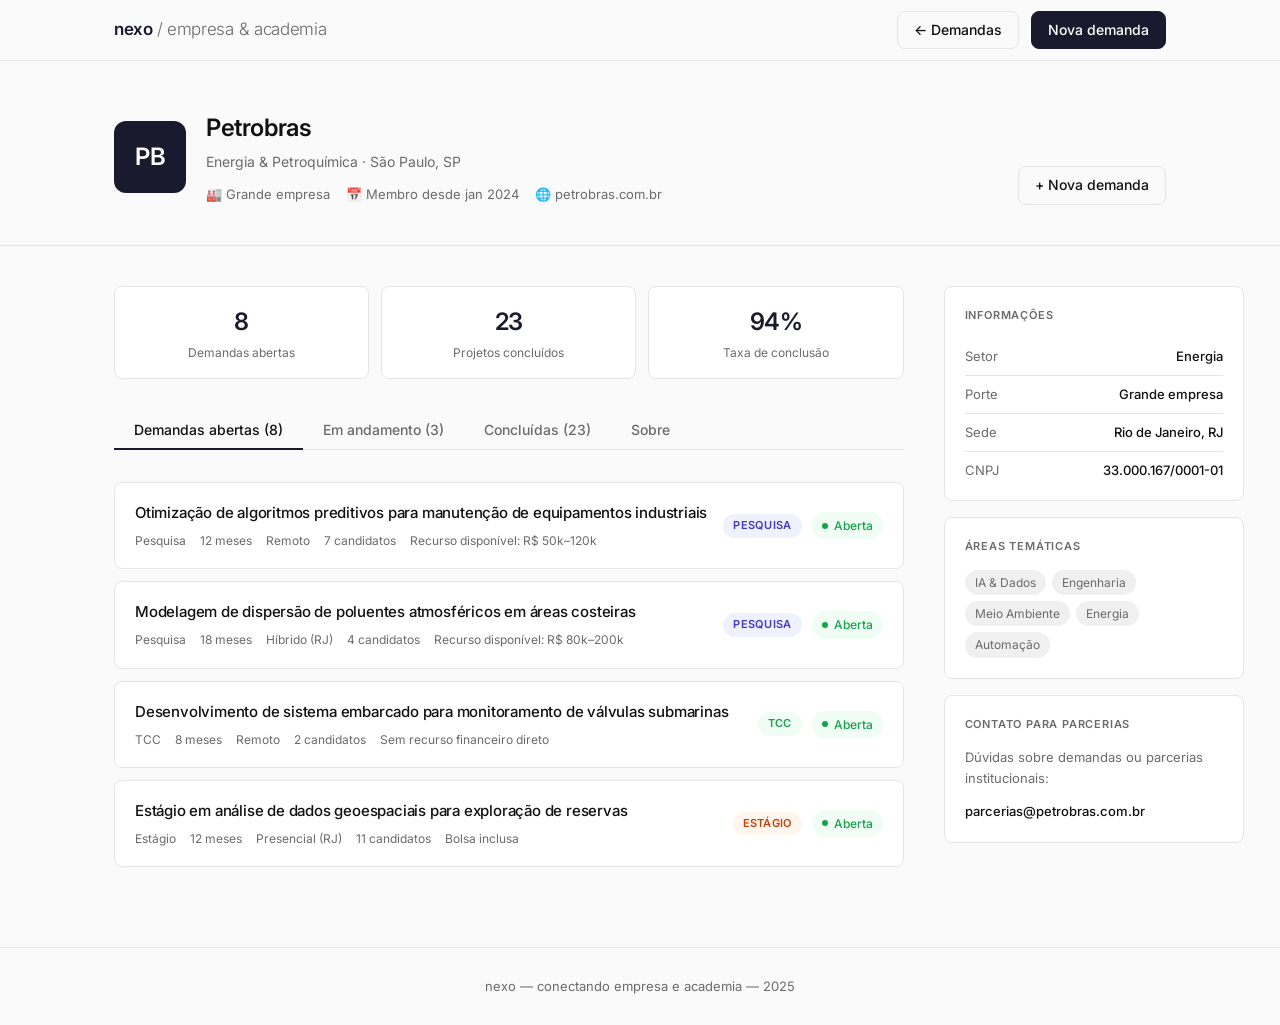
<file: empresa.html>
<!DOCTYPE html>
<html lang="pt-BR">
<head>
  <meta charset="UTF-8" />
  <meta name="viewport" content="width=device-width, initial-scale=1.0" />
  <title>Empresa — Nexo</title>
  <link rel="preconnect" href="https://fonts.googleapis.com" />
  <link rel="preconnect" href="https://fonts.gstatic.com" crossorigin />
  <link href="https://fonts.googleapis.com/css2?family=Inter:wght@300;400;500;600&display=swap" rel="stylesheet" />
  <link rel="stylesheet" href="style.css" />
  <style>
    .profile-hero {
      border-bottom: 1px solid var(--border);
      padding: 48px 0 40px;
      margin-bottom: 0;
    }
    .profile-hero-inner {
      max-width: 1100px;
      margin: 0 auto;
      padding: 0 24px;
      display: flex;
      align-items: flex-end;
      justify-content: space-between;
      gap: 24px;
      flex-wrap: wrap;
    }
    .profile-left { display: flex; align-items: center; gap: 20px; }
    .profile-info h1 {
      font-size: 24px;
      font-weight: 600;
      letter-spacing: -0.4px;
      margin-bottom: 4px;
    }
    .profile-info .sector { font-size: 14px; color: var(--muted); margin-bottom: 10px; }
    .profile-info .profile-meta {
      display: flex;
      gap: 16px;
      flex-wrap: wrap;
    }
    .profile-meta-item { font-size: 13px; color: var(--muted); }

    .layout {
      max-width: 1100px;
      margin: 0 auto;
      padding: 40px 24px 80px;
      display: grid;
      grid-template-columns: 1fr 300px;
      gap: 40px;
      align-items: start;
    }

    .section-block { margin-bottom: 40px; }
    .section-block h2 {
      font-size: 15px;
      font-weight: 600;
      margin-bottom: 16px;
      letter-spacing: -0.2px;
    }

    .body-text {
      font-size: 15px;
      color: #222;
      line-height: 1.75;
    }

    /* TABS */
    .tabs {
      display: flex;
      gap: 0;
      border-bottom: 1px solid var(--border);
      margin-bottom: 32px;
    }
    .tab-btn {
      padding: 10px 20px;
      font-size: 14px;
      font-weight: 500;
      color: var(--muted);
      border: none;
      background: none;
      cursor: pointer;
      border-bottom: 2px solid transparent;
      margin-bottom: -1px;
      transition: color 0.15s;
      font-family: 'Inter', sans-serif;
    }
    .tab-btn.active { color: var(--text); border-bottom-color: var(--accent); }
    .tab-btn:hover { color: var(--text); }

    .tab-panel { display: none; }
    .tab-panel.active { display: block; }

    /* DEMAND CARDS (compact) */
    .demand-list { display: flex; flex-direction: column; gap: 12px; }
    .demand-item {
      background: var(--surface);
      border: 1px solid var(--border);
      border-radius: var(--radius);
      padding: 18px 20px;
      display: flex;
      align-items: center;
      justify-content: space-between;
      gap: 16px;
      text-decoration: none;
      color: inherit;
      transition: border-color 0.15s;
    }
    .demand-item:hover { border-color: #ccc; }
    .demand-item-left { flex: 1; min-width: 0; }
    .demand-item-title {
      font-size: 15px;
      font-weight: 500;
      letter-spacing: -0.2px;
      margin-bottom: 6px;
      white-space: nowrap;
      overflow: hidden;
      text-overflow: ellipsis;
    }
    .demand-item-meta {
      display: flex;
      gap: 14px;
      font-size: 12px;
      color: var(--muted);
      flex-wrap: wrap;
    }
    .demand-item-right {
      display: flex;
      align-items: center;
      gap: 10px;
      flex-shrink: 0;
    }

    /* SIDEBAR */
    .sidebar { display: flex; flex-direction: column; gap: 16px; }
    .sidebar-card {
      background: var(--surface);
      border: 1px solid var(--border);
      border-radius: var(--radius);
      padding: 20px;
    }
    .sidebar-card h3 {
      font-size: 11px;
      font-weight: 600;
      margin-bottom: 14px;
      color: var(--muted);
      letter-spacing: 0.8px;
      text-transform: uppercase;
    }
    .info-row {
      display: flex;
      justify-content: space-between;
      align-items: center;
      padding: 8px 0;
      border-bottom: 1px solid var(--border);
      font-size: 13px;
    }
    .info-row:last-child { border-bottom: none; padding-bottom: 0; }
    .info-row .label { color: var(--muted); }
    .info-row .value { font-weight: 500; }

    /* STATS ROW */
    .stats-row {
      display: grid;
      grid-template-columns: repeat(3, 1fr);
      gap: 12px;
      margin-bottom: 32px;
    }
    .stat-item {
      background: var(--surface);
      border: 1px solid var(--border);
      border-radius: var(--radius);
      padding: 16px;
      text-align: center;
    }
    .stat-item .num { font-size: 24px; font-weight: 600; letter-spacing: -0.5px; color: var(--accent); }
    .stat-item .lbl { font-size: 12px; color: var(--muted); margin-top: 2px; }

    @media (max-width: 860px) {
      .layout { grid-template-columns: 1fr; }
      .stats-row { grid-template-columns: 1fr 1fr; }
    }
  </style>
</head>
<body>

  <nav>
    <div class="nav-inner">
      <a href="index.html" class="logo">nexo <span>/ empresa & academia</span></a>
      <div class="nav-actions">
        <a href="index.html" class="btn btn-ghost">← Demandas</a>
        <a href="publicar.html" class="btn btn-primary">Nova demanda</a>
      </div>
    </div>
  </nav>

  <!-- PROFILE HERO -->
  <div class="profile-hero">
    <div class="profile-hero-inner">
      <div class="profile-left">
        <div class="company-logo company-logo-lg" style="width:72px;height:72px;font-size:24px;">PB</div>
        <div class="profile-info">
          <h1>Petrobras</h1>
          <div class="sector">Energia & Petroquímica · São Paulo, SP</div>
          <div class="profile-meta">
            <span class="profile-meta-item">🏭 Grande empresa</span>
            <span class="profile-meta-item">📅 Membro desde jan 2024</span>
            <span class="profile-meta-item">🌐 petrobras.com.br</span>
          </div>
        </div>
      </div>
      <div class="nav-actions">
        <a href="publicar.html" class="btn btn-ghost">+ Nova demanda</a>
      </div>
    </div>
  </div>

  <div class="layout">

    <!-- MAIN -->
    <div>
      <!-- STATS -->
      <div class="stats-row">
        <div class="stat-item">
          <div class="num">8</div>
          <div class="lbl">Demandas abertas</div>
        </div>
        <div class="stat-item">
          <div class="num">23</div>
          <div class="lbl">Projetos concluídos</div>
        </div>
        <div class="stat-item">
          <div class="num">94%</div>
          <div class="lbl">Taxa de conclusão</div>
        </div>
      </div>

      <!-- TABS -->
      <div class="tabs">
        <button class="tab-btn active" onclick="showTab('abertas', this)">Demandas abertas (8)</button>
        <button class="tab-btn" onclick="showTab('andamento', this)">Em andamento (3)</button>
        <button class="tab-btn" onclick="showTab('concluidas', this)">Concluídas (23)</button>
        <button class="tab-btn" onclick="showTab('sobre', this)">Sobre</button>
      </div>

      <!-- TAB: ABERTAS -->
      <div class="tab-panel active" id="tab-abertas">
        <div class="demand-list">

          <a href="demanda.html" class="demand-item">
            <div class="demand-item-left">
              <div class="demand-item-title">Otimização de algoritmos preditivos para manutenção de equipamentos industriais</div>
              <div class="demand-item-meta">
                <span>Pesquisa</span>
                <span>12 meses</span>
                <span>Remoto</span>
                <span>7 candidatos</span>
                <span>Recurso disponível: R$ 50k–120k</span>
              </div>
            </div>
            <div class="demand-item-right">
              <span class="tipo-tag tipo-pesquisa">Pesquisa</span>
              <span class="status-badge status-aberta"><span class="status-dot"></span>Aberta</span>
            </div>
          </a>

          <a href="demanda.html" class="demand-item">
            <div class="demand-item-left">
              <div class="demand-item-title">Modelagem de dispersão de poluentes atmosféricos em áreas costeiras</div>
              <div class="demand-item-meta">
                <span>Pesquisa</span>
                <span>18 meses</span>
                <span>Híbrido (RJ)</span>
                <span>4 candidatos</span>
                <span>Recurso disponível: R$ 80k–200k</span>
              </div>
            </div>
            <div class="demand-item-right">
              <span class="tipo-tag tipo-pesquisa">Pesquisa</span>
              <span class="status-badge status-aberta"><span class="status-dot"></span>Aberta</span>
            </div>
          </a>

          <a href="demanda.html" class="demand-item">
            <div class="demand-item-left">
              <div class="demand-item-title">Desenvolvimento de sistema embarcado para monitoramento de válvulas submarinas</div>
              <div class="demand-item-meta">
                <span>TCC</span>
                <span>8 meses</span>
                <span>Remoto</span>
                <span>2 candidatos</span>
                <span>Sem recurso financeiro direto</span>
              </div>
            </div>
            <div class="demand-item-right">
              <span class="tipo-tag tipo-tcc">TCC</span>
              <span class="status-badge status-aberta"><span class="status-dot"></span>Aberta</span>
            </div>
          </a>

          <a href="demanda.html" class="demand-item">
            <div class="demand-item-left">
              <div class="demand-item-title">Estágio em análise de dados geoespaciais para exploração de reservas</div>
              <div class="demand-item-meta">
                <span>Estágio</span>
                <span>12 meses</span>
                <span>Presencial (RJ)</span>
                <span>11 candidatos</span>
                <span>Bolsa inclusa</span>
              </div>
            </div>
            <div class="demand-item-right">
              <span class="tipo-tag tipo-estagio">Estágio</span>
              <span class="status-badge status-aberta"><span class="status-dot"></span>Aberta</span>
            </div>
          </a>

        </div>
      </div>

      <!-- TAB: ANDAMENTO -->
      <div class="tab-panel" id="tab-andamento">
        <div class="demand-list">
          <a href="demanda.html" class="demand-item">
            <div class="demand-item-left">
              <div class="demand-item-title">Análise de resistência de materiais compósitos para dutos de alta pressão</div>
              <div class="demand-item-meta">
                <span>Pesquisa</span>
                <span>Iniciado: fev 2024</span>
                <span>Previsão: fev 2025</span>
                <span>Prof. Carlos Mendes · UFRJ</span>
              </div>
            </div>
            <div class="demand-item-right">
              <span class="status-badge status-andamento"><span class="status-dot"></span>Em andamento</span>
            </div>
          </a>
          <a href="demanda.html" class="demand-item">
            <div class="demand-item-left">
              <div class="demand-item-title">Classificação automática de imagens sísmicas com deep learning</div>
              <div class="demand-item-meta">
                <span>Pesquisa</span>
                <span>Iniciado: mar 2024</span>
                <span>Previsão: mar 2026</span>
                <span>Dra. Paula Freitas · UFBA</span>
              </div>
            </div>
            <div class="demand-item-right">
              <span class="status-badge status-andamento"><span class="status-dot"></span>Em andamento</span>
            </div>
          </a>
        </div>
      </div>

      <!-- TAB: CONCLUIDAS -->
      <div class="tab-panel" id="tab-concluidas">
        <div class="demand-list">
          <a href="#" class="demand-item">
            <div class="demand-item-left">
              <div class="demand-item-title">Sistema de detecção de vazamentos em gasodutos via aprendizado de máquina</div>
              <div class="demand-item-meta">
                <span>Pesquisa</span>
                <span>Concluído: dez 2023</span>
                <span>Prof. Marcos Alves · UNICAMP</span>
                <span>⭐ Artigo publicado</span>
              </div>
            </div>
            <div class="demand-item-right">
              <span class="status-badge status-fechada"><span class="status-dot"></span>Concluída</span>
            </div>
          </a>
          <a href="#" class="demand-item">
            <div class="demand-item-left">
              <div class="demand-item-title">Impacto de microplásticos em ecossistemas costeiros na Bacia de Campos</div>
              <div class="demand-item-meta">
                <span>Pesquisa</span>
                <span>Concluído: set 2023</span>
                <span>Dra. Lúcia Rocha · UENF</span>
              </div>
            </div>
            <div class="demand-item-right">
              <span class="status-badge status-fechada"><span class="status-dot"></span>Concluída</span>
            </div>
          </a>
        </div>
      </div>

      <!-- TAB: SOBRE -->
      <div class="tab-panel" id="tab-sobre">
        <div class="body-text">
          <p>A Petrobras é uma das maiores empresas de energia do mundo, com atuação em exploração, produção, refino, comercialização e transporte de petróleo e gás natural.</p>
          <p>Por meio de parcerias com universidades e centros de pesquisa, a empresa investe em inovação tecnológica nas áreas de engenharia de reservatórios, meio ambiente, automação industrial, materiais avançados e ciência de dados aplicada.</p>
          <p>Nosso programa de parceria acadêmica já financiou mais de 200 projetos de pesquisa desde 2015, resultando em mais de 150 publicações científicas e 30 pedidos de patente.</p>
        </div>
        <div style="margin-top:24px;">
          <div class="section-label" style="margin-bottom:10px;">Áreas de interesse prioritárias</div>
          <div class="tag-list">
            <span class="tag">Energia & Transição Energética</span>
            <span class="tag">Inteligência Artificial</span>
            <span class="tag">Engenharia de Materiais</span>
            <span class="tag">Meio Ambiente</span>
            <span class="tag">Automação Industrial</span>
            <span class="tag">Geociências</span>
          </div>
        </div>
      </div>

    </div>

    <!-- SIDEBAR -->
    <aside class="sidebar">

      <div class="sidebar-card">
        <h3>Informações</h3>
        <div class="info-row">
          <span class="label">Setor</span>
          <span class="value">Energia</span>
        </div>
        <div class="info-row">
          <span class="label">Porte</span>
          <span class="value">Grande empresa</span>
        </div>
        <div class="info-row">
          <span class="label">Sede</span>
          <span class="value">Rio de Janeiro, RJ</span>
        </div>
        <div class="info-row">
          <span class="label">CNPJ</span>
          <span class="value">33.000.167/0001-01</span>
        </div>
      </div>

      <div class="sidebar-card">
        <h3>Áreas temáticas</h3>
        <div class="tag-list">
          <span class="tag">IA & Dados</span>
          <span class="tag">Engenharia</span>
          <span class="tag">Meio Ambiente</span>
          <span class="tag">Energia</span>
          <span class="tag">Automação</span>
        </div>
      </div>

      <div class="sidebar-card">
        <h3>Contato para parcerias</h3>
        <p style="font-size:13px;color:var(--muted);margin-bottom:12px;">Dúvidas sobre demandas ou parcerias institucionais:</p>
        <p style="font-size:13px;font-weight:500;">parcerias@petrobras.com.br</p>
      </div>

    </aside>
  </div>

  <footer>
    nexo &mdash; conectando empresa e academia &mdash; 2025
  </footer>

  <script>
    function showTab(id, btn) {
      document.querySelectorAll('.tab-panel').forEach(p => p.classList.remove('active'));
      document.querySelectorAll('.tab-btn').forEach(b => b.classList.remove('active'));
      document.getElementById('tab-' + id).classList.add('active');
      btn.classList.add('active');
    }
  </script>

</body>
</html>
</file>
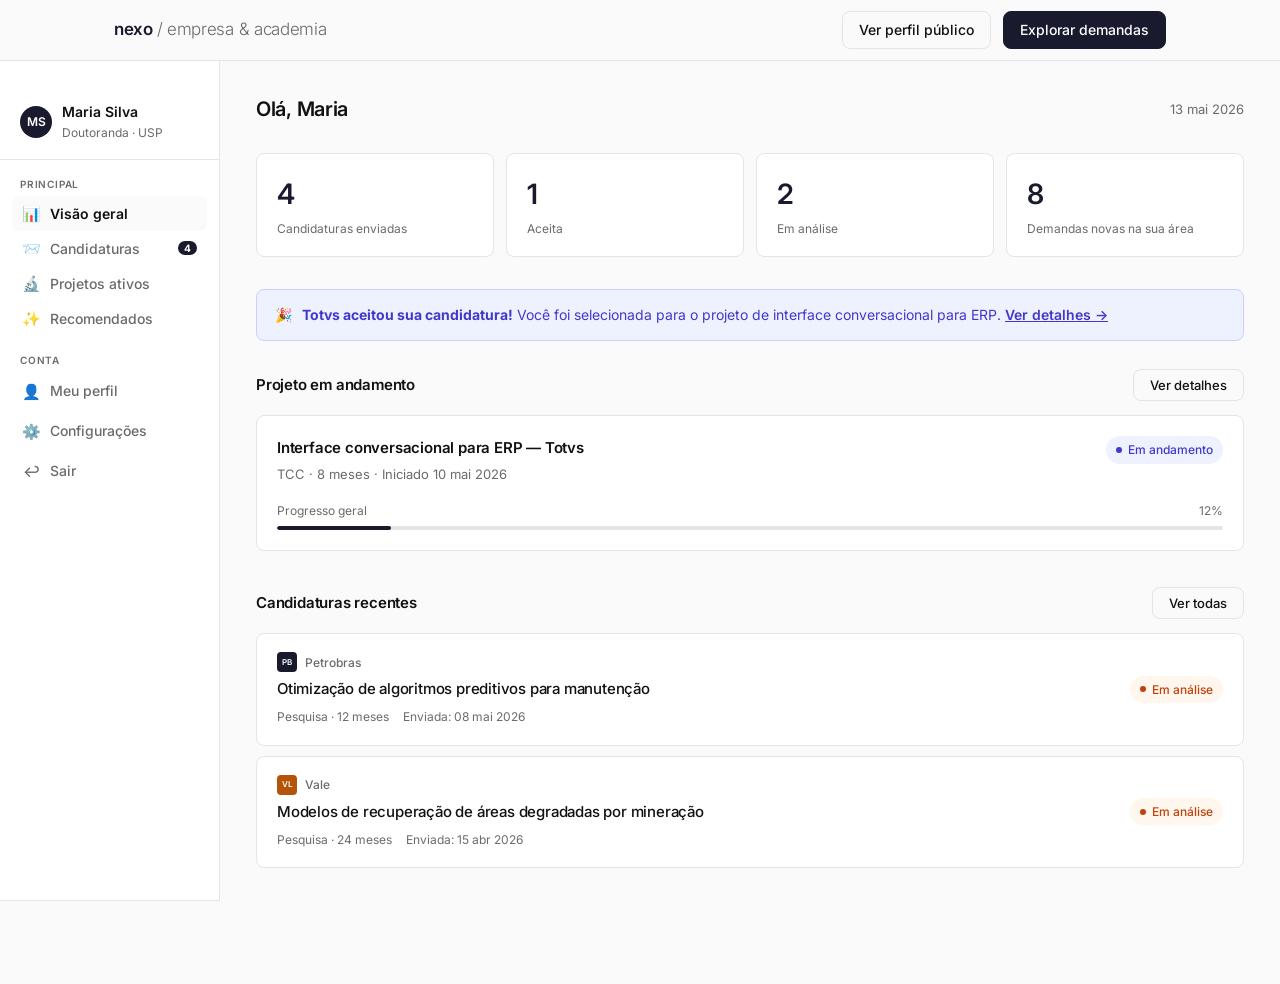
<file: painel-academia.html>
<!DOCTYPE html>
<html lang="pt-BR">
<head>
  <meta charset="UTF-8" />
  <meta name="viewport" content="width=device-width, initial-scale=1.0" />
  <title>Meu painel — Nexo</title>
  <link rel="preconnect" href="https://fonts.googleapis.com" />
  <link rel="preconnect" href="https://fonts.gstatic.com" crossorigin />
  <link href="https://fonts.googleapis.com/css2?family=Inter:wght@300;400;500;600&display=swap" rel="stylesheet" />
  <link rel="stylesheet" href="style.css" />
  <style>
    .app-layout {
      display: grid;
      grid-template-columns: 220px 1fr;
      min-height: calc(100vh - 60px);
    }

    .side-nav {
      border-right: 1px solid var(--border);
      padding: 24px 0;
      background: var(--surface);
      position: sticky;
      top: 60px;
      height: calc(100vh - 60px);
      overflow-y: auto;
    }
    .side-nav-section { padding: 0 12px; margin-bottom: 8px; }
    .side-nav-label {
      font-size: 10px;
      font-weight: 600;
      letter-spacing: 0.8px;
      text-transform: uppercase;
      color: var(--muted);
      padding: 0 8px;
      margin-bottom: 4px;
    }
    .nav-item {
      display: flex;
      align-items: center;
      gap: 10px;
      padding: 8px 10px;
      border-radius: var(--radius);
      font-size: 14px;
      font-weight: 500;
      color: var(--muted);
      text-decoration: none;
      cursor: pointer;
      transition: background 0.15s, color 0.15s;
      border: none;
      background: none;
      width: 100%;
      text-align: left;
      font-family: 'Inter', sans-serif;
    }
    .nav-item:hover { background: var(--bg); color: var(--text); }
    .nav-item.active { background: var(--bg); color: var(--text); font-weight: 600; }
    .nav-item .icon { font-size: 15px; width: 18px; text-align: center; }
    .nav-badge {
      margin-left: auto;
      background: var(--accent);
      color: #fff;
      font-size: 10px;
      font-weight: 700;
      padding: 1px 6px;
      border-radius: 999px;
    }

    .nav-user {
      padding: 16px 20px;
      border-bottom: 1px solid var(--border);
      margin-bottom: 16px;
      display: flex;
      align-items: center;
      gap: 10px;
    }
    .nav-user .avatar {
      width: 32px;
      height: 32px;
      border-radius: 50%;
      background: var(--accent);
      display: flex;
      align-items: center;
      justify-content: center;
      font-size: 12px;
      font-weight: 600;
      color: #fff;
    }
    .nav-user .name { font-size: 14px; font-weight: 600; }
    .nav-user .role { font-size: 12px; color: var(--muted); }

    .main-content { padding: 32px 36px 80px; background: var(--bg); }

    .panel-header {
      display: flex;
      align-items: center;
      justify-content: space-between;
      margin-bottom: 28px;
    }
    .panel-header h1 { font-size: 20px; font-weight: 600; letter-spacing: -0.3px; }

    .stats-row {
      display: grid;
      grid-template-columns: repeat(4, 1fr);
      gap: 12px;
      margin-bottom: 32px;
    }
    .stat-card {
      background: var(--surface);
      border: 1px solid var(--border);
      border-radius: var(--radius);
      padding: 18px 20px;
    }
    .stat-card .num { font-size: 28px; font-weight: 600; letter-spacing: -0.5px; color: var(--accent); }
    .stat-card .lbl { font-size: 12px; color: var(--muted); margin-top: 2px; }

    .section-block { margin-bottom: 36px; }
    .section-header {
      display: flex;
      align-items: center;
      justify-content: space-between;
      margin-bottom: 14px;
    }
    .section-header h2 { font-size: 15px; font-weight: 600; letter-spacing: -0.2px; }

    /* CANDIDATURA CARDS */
    .candidatura-list { display: flex; flex-direction: column; gap: 10px; }
    .candidatura-card {
      background: var(--surface);
      border: 1px solid var(--border);
      border-radius: var(--radius);
      padding: 18px 20px;
      display: grid;
      grid-template-columns: 1fr auto;
      gap: 16px;
      align-items: center;
      text-decoration: none;
      color: inherit;
      transition: border-color 0.15s;
    }
    .candidatura-card:hover { border-color: #ccc; }
    .candidatura-company {
      display: flex;
      align-items: center;
      gap: 8px;
      margin-bottom: 5px;
    }
    .candidatura-title { font-size: 15px; font-weight: 500; letter-spacing: -0.2px; margin-bottom: 6px; }
    .candidatura-meta { font-size: 12px; color: var(--muted); display: flex; gap: 14px; }

    /* PROJETOS */
    .projeto-card {
      background: var(--surface);
      border: 1px solid var(--border);
      border-radius: var(--radius);
      padding: 20px;
    }
    .projeto-header {
      display: flex;
      align-items: flex-start;
      justify-content: space-between;
      gap: 16px;
      margin-bottom: 16px;
    }
    .projeto-title { font-size: 15px; font-weight: 600; letter-spacing: -0.2px; margin-bottom: 4px; }
    .projeto-sub { font-size: 13px; color: var(--muted); }
    .progress-bar-wrap {
      margin-top: 16px;
    }
    .progress-label {
      display: flex;
      justify-content: space-between;
      font-size: 12px;
      color: var(--muted);
      margin-bottom: 6px;
    }
    .progress-bar {
      height: 4px;
      background: var(--border);
      border-radius: 999px;
      overflow: hidden;
    }
    .progress-fill {
      height: 100%;
      background: var(--accent);
      border-radius: 999px;
    }
    .projeto-milestones {
      margin-top: 16px;
      display: flex;
      flex-direction: column;
      gap: 6px;
    }
    .milestone {
      display: flex;
      align-items: center;
      gap: 10px;
      font-size: 13px;
      color: var(--muted);
    }
    .milestone.done { color: #16a34a; }
    .milestone .dot {
      width: 8px;
      height: 8px;
      border-radius: 50%;
      background: var(--border);
      flex-shrink: 0;
    }
    .milestone.done .dot { background: #16a34a; }
    .milestone.current .dot { background: var(--accent); }
    .milestone.current { color: var(--text); font-weight: 500; }

    /* FEED RECOMENDADO */
    .recomendado-list { display: flex; flex-direction: column; gap: 8px; }
    .recomendado-item {
      background: var(--surface);
      border: 1px solid var(--border);
      border-radius: var(--radius);
      padding: 14px 16px;
      display: flex;
      align-items: center;
      justify-content: space-between;
      gap: 16px;
      text-decoration: none;
      color: inherit;
      transition: border-color 0.15s;
    }
    .recomendado-item:hover { border-color: #ccc; }
    .recomendado-left { flex: 1; min-width: 0; }
    .recomendado-title {
      font-size: 14px;
      font-weight: 500;
      margin-bottom: 4px;
      white-space: nowrap;
      overflow: hidden;
      text-overflow: ellipsis;
    }
    .recomendado-meta { font-size: 12px; color: var(--muted); }

    /* PANEL VIEWS */
    .panel-view { display: none; }
    .panel-view.active { display: block; }

    @media (max-width: 900px) {
      .app-layout { grid-template-columns: 1fr; }
      .side-nav { display: none; }
      .stats-row { grid-template-columns: 1fr 1fr; }
    }
  </style>
</head>
<body>

  <nav>
    <div class="nav-inner">
      <a href="index.html" class="logo">nexo <span>/ empresa & academia</span></a>
      <div class="nav-actions">
        <a href="academia.html" class="btn btn-ghost">Ver perfil público</a>
        <a href="index.html" class="btn btn-primary">Explorar demandas</a>
      </div>
    </div>
  </nav>

  <div class="app-layout">

    <!-- SIDEBAR -->
    <nav class="side-nav">
      <div class="nav-user">
        <div class="avatar">MS</div>
        <div>
          <div class="name">Maria Silva</div>
          <div class="role">Doutoranda · USP</div>
        </div>
      </div>

      <div class="side-nav-section">
        <div class="side-nav-label">Principal</div>
        <button class="nav-item active" onclick="showView('visao-geral', this)">
          <span class="icon">📊</span> Visão geral
        </button>
        <button class="nav-item" onclick="showView('candidaturas', this)">
          <span class="icon">📨</span> Candidaturas
          <span class="nav-badge">4</span>
        </button>
        <button class="nav-item" onclick="showView('projetos', this)">
          <span class="icon">🔬</span> Projetos ativos
        </button>
        <button class="nav-item" onclick="showView('recomendados', this)">
          <span class="icon">✨</span> Recomendados
        </button>
      </div>

      <div class="side-nav-section" style="margin-top:16px;">
        <div class="side-nav-label">Conta</div>
        <a class="nav-item" href="academia.html">
          <span class="icon">👤</span> Meu perfil
        </a>
        <a class="nav-item" href="#">
          <span class="icon">⚙️</span> Configurações
        </a>
        <a class="nav-item" href="entrar.html">
          <span class="icon">↩</span> Sair
        </a>
      </div>
    </nav>

    <!-- MAIN -->
    <main class="main-content">

      <!-- VIEW: VISÃO GERAL -->
      <div class="panel-view active" id="view-visao-geral">
        <div class="panel-header">
          <h1>Olá, Maria</h1>
          <span style="font-size:13px;color:var(--muted);">13 mai 2026</span>
        </div>

        <div class="stats-row">
          <div class="stat-card">
            <div class="num">4</div>
            <div class="lbl">Candidaturas enviadas</div>
          </div>
          <div class="stat-card">
            <div class="num">1</div>
            <div class="lbl">Aceita</div>
          </div>
          <div class="stat-card">
            <div class="num">2</div>
            <div class="lbl">Em análise</div>
          </div>
          <div class="stat-card">
            <div class="num">8</div>
            <div class="lbl">Demandas novas na sua área</div>
          </div>
        </div>

        <!-- ALERTA -->
        <div style="background:#EEF2FF;border:1px solid #c7d2fe;border-radius:var(--radius);padding:14px 18px;margin-bottom:28px;font-size:14px;color:#4338ca;display:flex;align-items:center;gap:10px;">
          <span>🎉</span>
          <span><strong>Totvs aceitou sua candidatura!</strong> Você foi selecionada para o projeto de interface conversacional para ERP. <a href="#" style="color:#4338ca;font-weight:600;">Ver detalhes →</a></span>
        </div>

        <!-- PROJETO ATIVO PREVIEW -->
        <div class="section-block">
          <div class="section-header">
            <h2>Projeto em andamento</h2>
            <button class="btn btn-ghost" style="font-size:13px;" onclick="showView('projetos', null)">Ver detalhes</button>
          </div>
          <div class="projeto-card">
            <div class="projeto-header">
              <div>
                <div class="projeto-title">Interface conversacional para ERP — Totvs</div>
                <div class="projeto-sub">TCC · 8 meses · Iniciado 10 mai 2026</div>
              </div>
              <span class="status-badge status-andamento"><span class="status-dot"></span>Em andamento</span>
            </div>
            <div class="progress-bar-wrap">
              <div class="progress-label">
                <span>Progresso geral</span>
                <span>12%</span>
              </div>
              <div class="progress-bar">
                <div class="progress-fill" style="width:12%;"></div>
              </div>
            </div>
          </div>
        </div>

        <!-- CANDIDATURAS RECENTES -->
        <div class="section-block">
          <div class="section-header">
            <h2>Candidaturas recentes</h2>
            <button class="btn btn-ghost" style="font-size:13px;" onclick="showView('candidaturas', null)">Ver todas</button>
          </div>
          <div class="candidatura-list">
            <a href="demanda.html" class="candidatura-card">
              <div>
                <div class="candidatura-company">
                  <div class="company-logo" style="width:20px;height:20px;font-size:8px;border-radius:4px;">PB</div>
                  <span style="font-size:12px;color:var(--muted);font-weight:500;">Petrobras</span>
                </div>
                <div class="candidatura-title">Otimização de algoritmos preditivos para manutenção</div>
                <div class="candidatura-meta"><span>Pesquisa · 12 meses</span><span>Enviada: 08 mai 2026</span></div>
              </div>
              <span class="status-badge" style="background:#FFF7ED;color:#c2410c;white-space:nowrap;"><span class="status-dot"></span>Em análise</span>
            </a>
            <a href="demanda.html" class="candidatura-card">
              <div>
                <div class="candidatura-company">
                  <div class="company-logo" style="width:20px;height:20px;font-size:8px;border-radius:4px;background:#b45309;">VL</div>
                  <span style="font-size:12px;color:var(--muted);font-weight:500;">Vale</span>
                </div>
                <div class="candidatura-title">Modelos de recuperação de áreas degradadas por mineração</div>
                <div class="candidatura-meta"><span>Pesquisa · 24 meses</span><span>Enviada: 15 abr 2026</span></div>
              </div>
              <span class="status-badge" style="background:#FFF7ED;color:#c2410c;white-space:nowrap;"><span class="status-dot"></span>Em análise</span>
            </a>
          </div>
        </div>
      </div>

      <!-- VIEW: CANDIDATURAS -->
      <div class="panel-view" id="view-candidaturas">
        <div class="panel-header">
          <h1>Candidaturas</h1>
          <a href="index.html" class="btn btn-primary">Explorar demandas</a>
        </div>

        <div class="candidatura-list">
          <a href="demanda.html" class="candidatura-card">
            <div>
              <div class="candidatura-company">
                <div class="company-logo" style="width:22px;height:22px;font-size:9px;border-radius:4px;">PB</div>
                <span style="font-size:12px;color:var(--muted);font-weight:500;">Petrobras</span>
              </div>
              <div class="candidatura-title">Otimização de algoritmos preditivos para manutenção de equipamentos industriais</div>
              <div class="candidatura-meta"><span>Pesquisa · 12 meses · Remoto</span><span>Enviada: 08 mai 2026</span><span>Recurso: R$ 50k–120k</span></div>
            </div>
            <span class="status-badge" style="background:#FFF7ED;color:#c2410c;white-space:nowrap;"><span class="status-dot"></span>Em análise</span>
          </a>

          <a href="demanda.html" class="candidatura-card" style="border-color:#bbf7d0;">
            <div>
              <div class="candidatura-company">
                <div class="company-logo" style="width:22px;height:22px;font-size:9px;border-radius:4px;background:#0369a1;">TO</div>
                <span style="font-size:12px;color:var(--muted);font-weight:500;">Totvs</span>
              </div>
              <div class="candidatura-title">Prototipação de interface conversacional para ERP com processamento de linguagem natural</div>
              <div class="candidatura-meta"><span>TCC · 8 meses · Remoto</span><span>Enviada: 02 mai 2026</span></div>
            </div>
            <span class="status-badge status-aberta" style="white-space:nowrap;"><span class="status-dot"></span>Aceita ✓</span>
          </a>

          <a href="demanda.html" class="candidatura-card">
            <div>
              <div class="candidatura-company">
                <div class="company-logo" style="width:22px;height:22px;font-size:9px;border-radius:4px;background:#7c3aed;">NU</div>
                <span style="font-size:12px;color:var(--muted);font-weight:500;">Nubank</span>
              </div>
              <div class="candidatura-title">Desenvolvimento de dashboard de monitoramento para serviços de crédito</div>
              <div class="candidatura-meta"><span>Estágio · 12 meses · SP/Remoto</span><span>Enviada: 28 abr 2026</span></div>
            </div>
            <span class="status-badge status-fechada" style="white-space:nowrap;"><span class="status-dot"></span>Não selecionada</span>
          </a>

          <a href="demanda.html" class="candidatura-card">
            <div>
              <div class="candidatura-company">
                <div class="company-logo" style="width:22px;height:22px;font-size:9px;border-radius:4px;background:#b45309;">VL</div>
                <span style="font-size:12px;color:var(--muted);font-weight:500;">Vale</span>
              </div>
              <div class="candidatura-title">Estudo de impacto ambiental e modelos de recuperação de áreas degradadas</div>
              <div class="candidatura-meta"><span>Pesquisa · 24 meses · Presencial (MG)</span><span>Enviada: 15 abr 2026</span><span>Recurso: R$ 80k–200k</span></div>
            </div>
            <span class="status-badge" style="background:#FFF7ED;color:#c2410c;white-space:nowrap;"><span class="status-dot"></span>Em análise</span>
          </a>
        </div>
      </div>

      <!-- VIEW: PROJETOS -->
      <div class="panel-view" id="view-projetos">
        <div class="panel-header">
          <h1>Projetos ativos</h1>
        </div>

        <div class="projeto-card">
          <div class="projeto-header">
            <div>
              <div class="projeto-title">Prototipação de interface conversacional para ERP com NLP</div>
              <div class="projeto-sub">Totvs · TCC · 8 meses · Iniciado 10 mai 2026 · Previsão jan 2027</div>
            </div>
            <span class="status-badge status-andamento"><span class="status-dot"></span>Em andamento</span>
          </div>

          <div style="display:flex;gap:24px;font-size:13px;color:var(--muted);margin-bottom:16px;flex-wrap:wrap;">
            <span>📍 Remoto</span>
            <span>💰 Acesso a dados / API</span>
            <span>👤 Contato: eng.integracao@totvs.com.br</span>
          </div>

          <div class="progress-bar-wrap">
            <div class="progress-label">
              <span>Progresso</span>
              <span style="font-weight:600;">12% · Mês 1 de 8</span>
            </div>
            <div class="progress-bar">
              <div class="progress-fill" style="width:12%;"></div>
            </div>
          </div>

          <div class="projeto-milestones">
            <div style="font-size:11px;font-weight:600;letter-spacing:0.5px;text-transform:uppercase;color:var(--muted);margin-bottom:4px;">Marcos do projeto</div>
            <div class="milestone done">
              <div class="dot"></div>
              Kickoff e alinhamento de escopo — 10 mai 2026
            </div>
            <div class="milestone done">
              <div class="dot"></div>
              Acesso à API de homologação configurado — 12 mai 2026
            </div>
            <div class="milestone current">
              <div class="dot"></div>
              Levantamento de requisitos e arquitetura — até 31 mai 2026
            </div>
            <div class="milestone">
              <div class="dot"></div>
              Protótipo v1 — até 30 jun 2026
            </div>
            <div class="milestone">
              <div class="dot"></div>
              Relatório intermediário — 10 ago 2026
            </div>
            <div class="milestone">
              <div class="dot"></div>
              Entrega final e defesa — jan 2027
            </div>
          </div>

          <div style="margin-top:20px;padding-top:16px;border-top:1px solid var(--border);display:flex;gap:10px;">
            <a href="#" class="btn btn-ghost" style="font-size:13px;">Enviar relatório</a>
            <a href="#" class="btn btn-ghost" style="font-size:13px;">Contatar empresa</a>
          </div>
        </div>
      </div>

      <!-- VIEW: RECOMENDADOS -->
      <div class="panel-view" id="view-recomendados">
        <div class="panel-header">
          <h1>Recomendados para você</h1>
        </div>
        <p style="font-size:14px;color:var(--muted);margin-bottom:20px;">Baseado nas suas áreas: Machine Learning, IoT, Séries Temporais.</p>

        <div class="recomendado-list">
          <a href="demanda.html" class="recomendado-item">
            <div class="recomendado-left">
              <div style="display:flex;align-items:center;gap:8px;margin-bottom:4px;">
                <div class="company-logo" style="width:20px;height:20px;font-size:8px;border-radius:4px;background:#2d6a4f;">EM</div>
                <span style="font-size:12px;color:var(--muted);">Embrapa</span>
              </div>
              <div class="recomendado-title">Sistema de monitoramento remoto de lavouras com sensores IoT e ML</div>
              <div class="recomendado-meta">Pesquisa · 18 meses · Remoto · R$ 60k–100k</div>
            </div>
            <div style="display:flex;flex-direction:column;align-items:flex-end;gap:6px;flex-shrink:0;">
              <span class="tipo-tag tipo-pesquisa">Pesquisa</span>
              <span style="font-size:11px;color:#4338ca;font-weight:600;">95% compatível</span>
            </div>
          </a>

          <a href="demanda.html" class="recomendado-item">
            <div class="recomendado-left">
              <div style="display:flex;align-items:center;gap:8px;margin-bottom:4px;">
                <div class="company-logo" style="width:20px;height:20px;font-size:8px;border-radius:4px;background:#0369a1;">SC</div>
                <span style="font-size:12px;color:var(--muted);">Siemens</span>
              </div>
              <div class="recomendado-title">Detecção de anomalias em redes elétricas industriais com deep learning</div>
              <div class="recomendado-meta">Pesquisa · 24 meses · Híbrido (SP) · R$ 120k+</div>
            </div>
            <div style="display:flex;flex-direction:column;align-items:flex-end;gap:6px;flex-shrink:0;">
              <span class="tipo-tag tipo-pesquisa">Pesquisa</span>
              <span style="font-size:11px;color:#4338ca;font-weight:600;">91% compatível</span>
            </div>
          </a>

          <a href="demanda.html" class="recomendado-item">
            <div class="recomendado-left">
              <div style="display:flex;align-items:center;gap:8px;margin-bottom:4px;">
                <div class="company-logo" style="width:20px;height:20px;font-size:8px;border-radius:4px;background:#be123c;">WE</div>
                <span style="font-size:12px;color:var(--muted);">WEG</span>
              </div>
              <div class="recomendado-title">Previsão de demanda energética em indústrias com series temporais multivariadas</div>
              <div class="recomendado-meta">Dissertação · 12 meses · Remoto · R$ 30k–50k</div>
            </div>
            <div style="display:flex;flex-direction:column;align-items:flex-end;gap:6px;flex-shrink:0;">
              <span class="tipo-tag tipo-tcc">Dissertação</span>
              <span style="font-size:11px;color:#4338ca;font-weight:600;">88% compatível</span>
            </div>
          </a>

          <a href="demanda.html" class="recomendado-item">
            <div class="recomendado-left">
              <div style="display:flex;align-items:center;gap:8px;margin-bottom:4px;">
                <div class="company-logo" style="width:20px;height:20px;font-size:8px;border-radius:4px;">PB</div>
                <span style="font-size:12px;color:var(--muted);">Petrobras</span>
              </div>
              <div class="recomendado-title">Classificação automática de imagens sísmicas com redes convolucionais</div>
              <div class="recomendado-meta">Pesquisa · 18 meses · Remoto · R$ 80k–150k</div>
            </div>
            <div style="display:flex;flex-direction:column;align-items:flex-end;gap:6px;flex-shrink:0;">
              <span class="tipo-tag tipo-pesquisa">Pesquisa</span>
              <span style="font-size:11px;color:#4338ca;font-weight:600;">82% compatível</span>
            </div>
          </a>
        </div>
      </div>

    </main>
  </div>

  <script>
    function showView(id, btn) {
      document.querySelectorAll('.panel-view').forEach(v => v.classList.remove('active'));
      document.querySelectorAll('.nav-item').forEach(b => b.classList.remove('active'));
      document.getElementById('view-' + id).classList.add('active');
      if (btn) btn.classList.add('active');
    }
  </script>

</body>
</html>
</file>
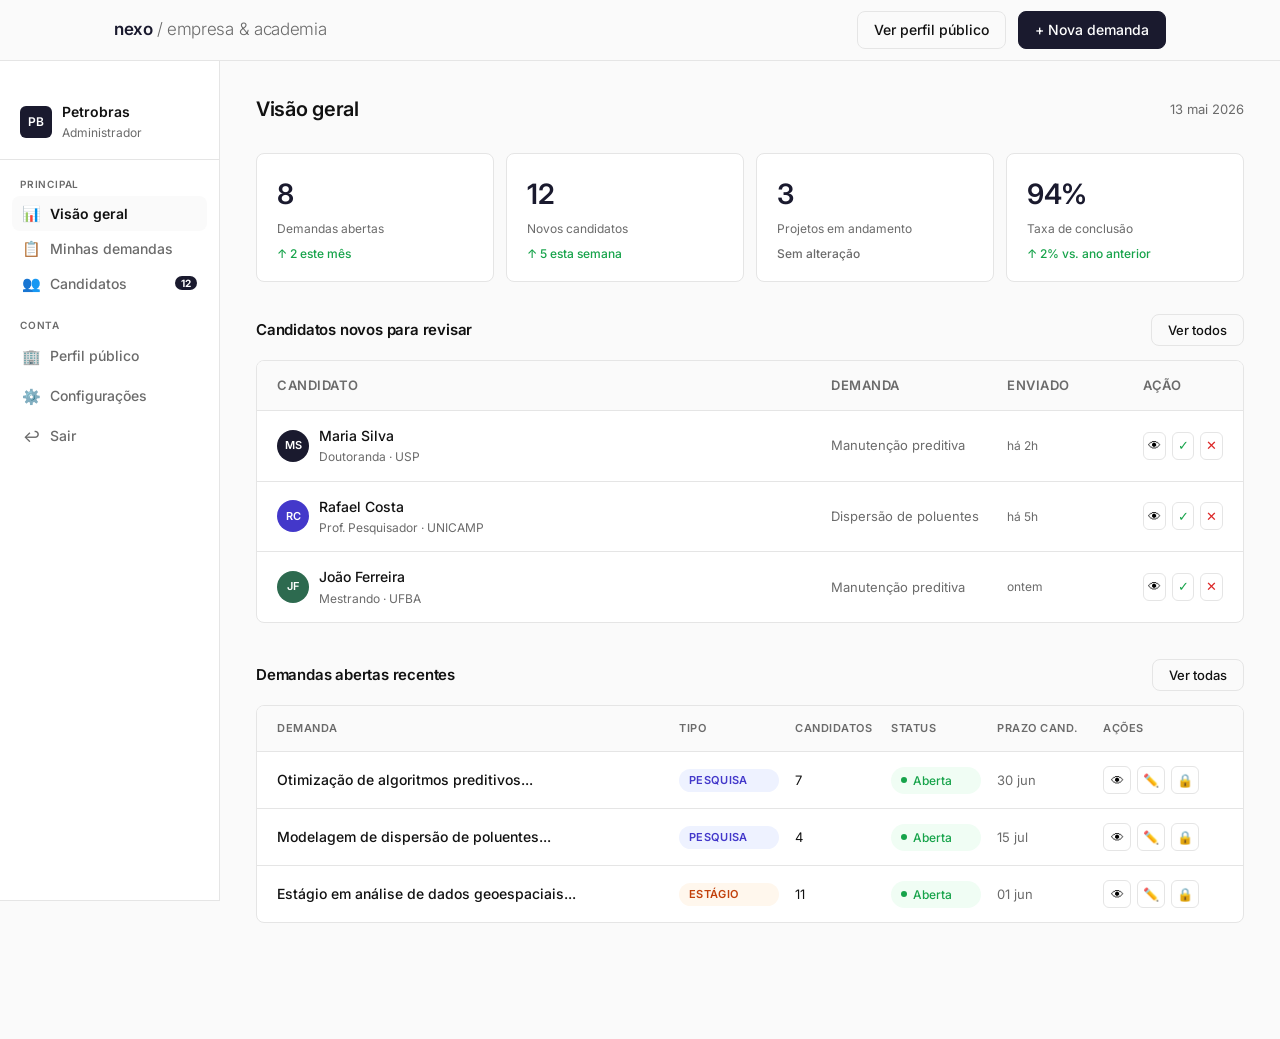
<file: painel-empresa.html>
<!DOCTYPE html>
<html lang="pt-BR">
<head>
  <meta charset="UTF-8" />
  <meta name="viewport" content="width=device-width, initial-scale=1.0" />
  <title>Painel — Nexo</title>
  <link rel="preconnect" href="https://fonts.googleapis.com" />
  <link rel="preconnect" href="https://fonts.gstatic.com" crossorigin />
  <link href="https://fonts.googleapis.com/css2?family=Inter:wght@300;400;500;600&display=swap" rel="stylesheet" />
  <link rel="stylesheet" href="style.css" />
  <style>
    .app-layout {
      display: grid;
      grid-template-columns: 220px 1fr;
      min-height: calc(100vh - 60px);
    }

    /* SIDEBAR NAV */
    .side-nav {
      border-right: 1px solid var(--border);
      padding: 24px 0;
      background: var(--surface);
      position: sticky;
      top: 60px;
      height: calc(100vh - 60px);
      overflow-y: auto;
    }
    .side-nav-section {
      padding: 0 12px;
      margin-bottom: 8px;
    }
    .side-nav-label {
      font-size: 10px;
      font-weight: 600;
      letter-spacing: 0.8px;
      text-transform: uppercase;
      color: var(--muted);
      padding: 0 8px;
      margin-bottom: 4px;
    }
    .nav-item {
      display: flex;
      align-items: center;
      gap: 10px;
      padding: 8px 10px;
      border-radius: var(--radius);
      font-size: 14px;
      font-weight: 500;
      color: var(--muted);
      text-decoration: none;
      cursor: pointer;
      transition: background 0.15s, color 0.15s;
      border: none;
      background: none;
      width: 100%;
      text-align: left;
      font-family: 'Inter', sans-serif;
    }
    .nav-item:hover { background: var(--bg); color: var(--text); }
    .nav-item.active { background: var(--bg); color: var(--text); font-weight: 600; }
    .nav-item .icon { font-size: 15px; width: 18px; text-align: center; }
    .nav-badge {
      margin-left: auto;
      background: var(--accent);
      color: #fff;
      font-size: 10px;
      font-weight: 700;
      padding: 1px 6px;
      border-radius: 999px;
    }

    .nav-company {
      padding: 16px 20px;
      border-bottom: 1px solid var(--border);
      margin-bottom: 16px;
      display: flex;
      align-items: center;
      gap: 10px;
    }
    .nav-company .name { font-size: 14px; font-weight: 600; }
    .nav-company .role { font-size: 12px; color: var(--muted); }

    /* MAIN CONTENT */
    .main-content { padding: 32px 36px 80px; background: var(--bg); }

    .panel-header {
      display: flex;
      align-items: center;
      justify-content: space-between;
      margin-bottom: 28px;
    }
    .panel-header h1 { font-size: 20px; font-weight: 600; letter-spacing: -0.3px; }

    /* STATS ROW */
    .stats-row {
      display: grid;
      grid-template-columns: repeat(4, 1fr);
      gap: 12px;
      margin-bottom: 32px;
    }
    .stat-card {
      background: var(--surface);
      border: 1px solid var(--border);
      border-radius: var(--radius);
      padding: 18px 20px;
    }
    .stat-card .num { font-size: 28px; font-weight: 600; letter-spacing: -0.5px; color: var(--accent); }
    .stat-card .lbl { font-size: 12px; color: var(--muted); margin-top: 2px; }
    .stat-card .delta {
      font-size: 12px;
      font-weight: 500;
      margin-top: 6px;
    }
    .delta-up { color: #16a34a; }
    .delta-down { color: #dc2626; }

    /* SECTION */
    .section-header {
      display: flex;
      align-items: center;
      justify-content: space-between;
      margin-bottom: 14px;
    }
    .section-header h2 { font-size: 15px; font-weight: 600; letter-spacing: -0.2px; }
    .section-block { margin-bottom: 36px; }

    /* DEMAND TABLE */
    .demand-table {
      background: var(--surface);
      border: 1px solid var(--border);
      border-radius: var(--radius);
      overflow: hidden;
    }
    .table-row {
      display: grid;
      grid-template-columns: 1fr 100px 80px 90px 90px 120px;
      gap: 16px;
      align-items: center;
      padding: 14px 20px;
      border-bottom: 1px solid var(--border);
      font-size: 13px;
    }
    .table-row:last-child { border-bottom: none; }
    .table-header {
      background: var(--bg);
      font-size: 11px;
      font-weight: 600;
      text-transform: uppercase;
      letter-spacing: 0.5px;
      color: var(--muted);
    }
    .table-title { font-weight: 500; font-size: 14px; }
    .table-actions { display: flex; gap: 6px; }
    .icon-btn {
      width: 28px;
      height: 28px;
      border-radius: 6px;
      border: 1px solid var(--border);
      background: none;
      cursor: pointer;
      display: flex;
      align-items: center;
      justify-content: center;
      font-size: 13px;
      transition: background 0.15s;
    }
    .icon-btn:hover { background: var(--bg); }

    /* CANDIDATOS PANEL */
    .candidatos-panel {
      background: var(--surface);
      border: 1px solid var(--border);
      border-radius: var(--radius);
      overflow: hidden;
    }
    .candidato-row {
      display: grid;
      grid-template-columns: 1fr 160px 120px 80px;
      gap: 16px;
      align-items: center;
      padding: 14px 20px;
      border-bottom: 1px solid var(--border);
      font-size: 13px;
    }
    .candidato-row:last-child { border-bottom: none; }
    .candidato-info { display: flex; align-items: center; gap: 10px; }
    .avatar {
      width: 32px;
      height: 32px;
      border-radius: 50%;
      background: var(--accent);
      display: flex;
      align-items: center;
      justify-content: center;
      font-size: 11px;
      font-weight: 600;
      color: #fff;
      flex-shrink: 0;
    }
    .candidato-name { font-weight: 500; font-size: 14px; }
    .candidato-sub { font-size: 12px; color: var(--muted); }

    /* DEMAND SELECTOR */
    .demand-selector {
      display: flex;
      gap: 8px;
      flex-wrap: wrap;
      margin-bottom: 16px;
    }
    .demand-chip {
      padding: 6px 14px;
      border-radius: 999px;
      font-size: 13px;
      font-weight: 500;
      cursor: pointer;
      border: 1px solid var(--border);
      background: var(--surface);
      color: var(--muted);
      transition: all 0.15s;
      font-family: 'Inter', sans-serif;
    }
    .demand-chip:hover,
    .demand-chip.active {
      background: var(--accent);
      border-color: var(--accent);
      color: #fff;
    }

    /* PANEL VIEWS */
    .panel-view { display: none; }
    .panel-view.active { display: block; }

    @media (max-width: 900px) {
      .app-layout { grid-template-columns: 1fr; }
      .side-nav { display: none; }
      .stats-row { grid-template-columns: 1fr 1fr; }
      .table-row { grid-template-columns: 1fr auto; }
      .table-row > *:not(:first-child):not(:last-child) { display: none; }
    }
  </style>
</head>
<body>

  <nav>
    <div class="nav-inner">
      <a href="index.html" class="logo">nexo <span>/ empresa & academia</span></a>
      <div class="nav-actions">
        <a href="empresa.html" class="btn btn-ghost">Ver perfil público</a>
        <a href="publicar.html" class="btn btn-primary">+ Nova demanda</a>
      </div>
    </div>
  </nav>

  <div class="app-layout">

    <!-- SIDEBAR NAV -->
    <nav class="side-nav">
      <div class="nav-company">
        <div class="company-logo" style="width:32px;height:32px;font-size:12px;border-radius:6px;">PB</div>
        <div>
          <div class="name">Petrobras</div>
          <div class="role">Administrador</div>
        </div>
      </div>

      <div class="side-nav-section">
        <div class="side-nav-label">Principal</div>
        <button class="nav-item active" onclick="showView('visao-geral', this)">
          <span class="icon">📊</span> Visão geral
        </button>
        <button class="nav-item" onclick="showView('demandas', this)">
          <span class="icon">📋</span> Minhas demandas
        </button>
        <button class="nav-item" onclick="showView('candidatos', this)">
          <span class="icon">👥</span> Candidatos
          <span class="nav-badge">12</span>
        </button>
      </div>

      <div class="side-nav-section" style="margin-top:16px;">
        <div class="side-nav-label">Conta</div>
        <a class="nav-item" href="empresa.html">
          <span class="icon">🏢</span> Perfil público
        </a>
        <a class="nav-item" href="#">
          <span class="icon">⚙️</span> Configurações
        </a>
        <a class="nav-item" href="entrar.html">
          <span class="icon">↩</span> Sair
        </a>
      </div>
    </nav>

    <!-- MAIN -->
    <main class="main-content">

      <!-- VIEW: VISÃO GERAL -->
      <div class="panel-view active" id="view-visao-geral">
        <div class="panel-header">
          <h1>Visão geral</h1>
          <span style="font-size:13px;color:var(--muted);">13 mai 2026</span>
        </div>

        <div class="stats-row">
          <div class="stat-card">
            <div class="num">8</div>
            <div class="lbl">Demandas abertas</div>
            <div class="delta delta-up">↑ 2 este mês</div>
          </div>
          <div class="stat-card">
            <div class="num">12</div>
            <div class="lbl">Novos candidatos</div>
            <div class="delta delta-up">↑ 5 esta semana</div>
          </div>
          <div class="stat-card">
            <div class="num">3</div>
            <div class="lbl">Projetos em andamento</div>
            <div class="delta" style="color:var(--muted);">Sem alteração</div>
          </div>
          <div class="stat-card">
            <div class="num">94%</div>
            <div class="lbl">Taxa de conclusão</div>
            <div class="delta delta-up">↑ 2% vs. ano anterior</div>
          </div>
        </div>

        <!-- CANDIDATOS RECENTES -->
        <div class="section-block">
          <div class="section-header">
            <h2>Candidatos novos para revisar</h2>
            <button class="btn btn-ghost" style="font-size:13px;" onclick="showView('candidatos', document.querySelector('.nav-item:nth-child(3)'))">Ver todos</button>
          </div>
          <div class="candidatos-panel">
            <div class="candidato-row table-header">
              <div>Candidato</div>
              <div>Demanda</div>
              <div>Enviado</div>
              <div>Ação</div>
            </div>
            <div class="candidato-row">
              <div class="candidato-info">
                <div class="avatar">MS</div>
                <div>
                  <div class="candidato-name">Maria Silva</div>
                  <div class="candidato-sub">Doutoranda · USP</div>
                </div>
              </div>
              <div style="font-size:13px;color:var(--muted);">Manutenção preditiva</div>
              <div style="font-size:12px;color:var(--muted);">há 2h</div>
              <div class="table-actions">
                <button class="icon-btn" title="Ver proposta">👁</button>
                <button class="icon-btn" title="Aceitar" style="color:#16a34a;">✓</button>
                <button class="icon-btn" title="Recusar" style="color:#dc2626;">✕</button>
              </div>
            </div>
            <div class="candidato-row">
              <div class="candidato-info">
                <div class="avatar" style="background:#4338ca">RC</div>
                <div>
                  <div class="candidato-name">Rafael Costa</div>
                  <div class="candidato-sub">Prof. Pesquisador · UNICAMP</div>
                </div>
              </div>
              <div style="font-size:13px;color:var(--muted);">Dispersão de poluentes</div>
              <div style="font-size:12px;color:var(--muted);">há 5h</div>
              <div class="table-actions">
                <button class="icon-btn" title="Ver proposta">👁</button>
                <button class="icon-btn" title="Aceitar" style="color:#16a34a;">✓</button>
                <button class="icon-btn" title="Recusar" style="color:#dc2626;">✕</button>
              </div>
            </div>
            <div class="candidato-row">
              <div class="candidato-info">
                <div class="avatar" style="background:#2d6a4f">JF</div>
                <div>
                  <div class="candidato-name">João Ferreira</div>
                  <div class="candidato-sub">Mestrando · UFBA</div>
                </div>
              </div>
              <div style="font-size:13px;color:var(--muted);">Manutenção preditiva</div>
              <div style="font-size:12px;color:var(--muted);">ontem</div>
              <div class="table-actions">
                <button class="icon-btn" title="Ver proposta">👁</button>
                <button class="icon-btn" title="Aceitar" style="color:#16a34a;">✓</button>
                <button class="icon-btn" title="Recusar" style="color:#dc2626;">✕</button>
              </div>
            </div>
          </div>
        </div>

        <!-- DEMANDAS RECENTES -->
        <div class="section-block">
          <div class="section-header">
            <h2>Demandas abertas recentes</h2>
            <button class="btn btn-ghost" style="font-size:13px;" onclick="showView('demandas', document.querySelector('.nav-item:nth-child(2)'))">Ver todas</button>
          </div>
          <div class="demand-table">
            <div class="table-row table-header">
              <div>Demanda</div>
              <div>Tipo</div>
              <div>Candidatos</div>
              <div>Status</div>
              <div>Prazo cand.</div>
              <div>Ações</div>
            </div>
            <div class="table-row">
              <div class="table-title">Otimização de algoritmos preditivos...</div>
              <span class="tipo-tag tipo-pesquisa">Pesquisa</span>
              <div>7</div>
              <span class="status-badge status-aberta"><span class="status-dot"></span>Aberta</span>
              <div style="color:var(--muted);">30 jun</div>
              <div class="table-actions">
                <button class="icon-btn" title="Ver">👁</button>
                <button class="icon-btn" title="Editar">✏️</button>
                <button class="icon-btn" title="Fechar">🔒</button>
              </div>
            </div>
            <div class="table-row">
              <div class="table-title">Modelagem de dispersão de poluentes...</div>
              <span class="tipo-tag tipo-pesquisa">Pesquisa</span>
              <div>4</div>
              <span class="status-badge status-aberta"><span class="status-dot"></span>Aberta</span>
              <div style="color:var(--muted);">15 jul</div>
              <div class="table-actions">
                <button class="icon-btn" title="Ver">👁</button>
                <button class="icon-btn" title="Editar">✏️</button>
                <button class="icon-btn" title="Fechar">🔒</button>
              </div>
            </div>
            <div class="table-row">
              <div class="table-title">Estágio em análise de dados geoespaciais...</div>
              <span class="tipo-tag tipo-estagio">Estágio</span>
              <div>11</div>
              <span class="status-badge status-aberta"><span class="status-dot"></span>Aberta</span>
              <div style="color:var(--muted);">01 jun</div>
              <div class="table-actions">
                <button class="icon-btn" title="Ver">👁</button>
                <button class="icon-btn" title="Editar">✏️</button>
                <button class="icon-btn" title="Fechar">🔒</button>
              </div>
            </div>
          </div>
        </div>
      </div>

      <!-- VIEW: DEMANDAS -->
      <div class="panel-view" id="view-demandas">
        <div class="panel-header">
          <h1>Minhas demandas</h1>
          <a href="publicar.html" class="btn btn-primary">+ Nova demanda</a>
        </div>

        <div class="demand-table">
          <div class="table-row table-header">
            <div>Demanda</div>
            <div>Tipo</div>
            <div>Candidatos</div>
            <div>Status</div>
            <div>Prazo cand.</div>
            <div>Ações</div>
          </div>
          <div class="table-row">
            <div class="table-title">Otimização de algoritmos preditivos para manutenção de equipamentos industriais</div>
            <span class="tipo-tag tipo-pesquisa">Pesquisa</span>
            <div>7</div>
            <span class="status-badge status-aberta"><span class="status-dot"></span>Aberta</span>
            <div style="color:var(--muted);">30 jun</div>
            <div class="table-actions">
              <button class="icon-btn" onclick="location.href='demanda.html'">👁</button>
              <button class="icon-btn">✏️</button>
              <button class="icon-btn">🔒</button>
            </div>
          </div>
          <div class="table-row">
            <div class="table-title">Modelagem de dispersão de poluentes atmosféricos em áreas costeiras</div>
            <span class="tipo-tag tipo-pesquisa">Pesquisa</span>
            <div>4</div>
            <span class="status-badge status-aberta"><span class="status-dot"></span>Aberta</span>
            <div style="color:var(--muted);">15 jul</div>
            <div class="table-actions">
              <button class="icon-btn">👁</button>
              <button class="icon-btn">✏️</button>
              <button class="icon-btn">🔒</button>
            </div>
          </div>
          <div class="table-row">
            <div class="table-title">Sistema embarcado para monitoramento de válvulas submarinas</div>
            <span class="tipo-tag tipo-tcc">TCC</span>
            <div>2</div>
            <span class="status-badge status-aberta"><span class="status-dot"></span>Aberta</span>
            <div style="color:var(--muted);">20 jun</div>
            <div class="table-actions">
              <button class="icon-btn">👁</button>
              <button class="icon-btn">✏️</button>
              <button class="icon-btn">🔒</button>
            </div>
          </div>
          <div class="table-row">
            <div class="table-title">Estágio em análise de dados geoespaciais para exploração de reservas</div>
            <span class="tipo-tag tipo-estagio">Estágio</span>
            <div>11</div>
            <span class="status-badge status-aberta"><span class="status-dot"></span>Aberta</span>
            <div style="color:var(--muted);">01 jun</div>
            <div class="table-actions">
              <button class="icon-btn">👁</button>
              <button class="icon-btn">✏️</button>
              <button class="icon-btn">🔒</button>
            </div>
          </div>
          <div class="table-row">
            <div class="table-title">Análise de resistência de materiais compósitos para dutos de alta pressão</div>
            <span class="tipo-tag tipo-pesquisa">Pesquisa</span>
            <div>—</div>
            <span class="status-badge status-andamento"><span class="status-dot"></span>Em andamento</span>
            <div style="color:var(--muted);">—</div>
            <div class="table-actions">
              <button class="icon-btn">👁</button>
              <button class="icon-btn">📋</button>
            </div>
          </div>
          <div class="table-row">
            <div class="table-title">Classificação automática de imagens sísmicas com deep learning</div>
            <span class="tipo-tag tipo-pesquisa">Pesquisa</span>
            <div>—</div>
            <span class="status-badge status-andamento"><span class="status-dot"></span>Em andamento</span>
            <div style="color:var(--muted);">—</div>
            <div class="table-actions">
              <button class="icon-btn">👁</button>
              <button class="icon-btn">📋</button>
            </div>
          </div>
          <div class="table-row">
            <div class="table-title">Sistema de detecção de vazamentos em gasodutos via ML</div>
            <span class="tipo-tag tipo-pesquisa">Pesquisa</span>
            <div>—</div>
            <span class="status-badge status-fechada"><span class="status-dot"></span>Concluída</span>
            <div style="color:var(--muted);">—</div>
            <div class="table-actions">
              <button class="icon-btn">👁</button>
            </div>
          </div>
        </div>
      </div>

      <!-- VIEW: CANDIDATOS -->
      <div class="panel-view" id="view-candidatos">
        <div class="panel-header">
          <h1>Candidatos</h1>
        </div>

        <div class="demand-selector">
          <button class="demand-chip active" onclick="filterChip(this)">Todas as demandas (12)</button>
          <button class="demand-chip" onclick="filterChip(this)">Manutenção preditiva (7)</button>
          <button class="demand-chip" onclick="filterChip(this)">Dispersão poluentes (4)</button>
          <button class="demand-chip" onclick="filterChip(this)">Válvulas submarinas (2)</button>
          <button class="demand-chip" onclick="filterChip(this)">Dados geoespaciais (11)</button>
        </div>

        <div class="candidatos-panel">
          <div class="candidato-row table-header">
            <div>Candidato</div>
            <div>Demanda</div>
            <div>Enviado</div>
            <div>Ação</div>
          </div>

          <div class="candidato-row">
            <div class="candidato-info">
              <div class="avatar">MS</div>
              <div>
                <div class="candidato-name">Maria Silva</div>
                <div class="candidato-sub">Doutoranda em Computação · USP · <a href="academia.html" style="color:var(--accent);text-decoration:none;">ver perfil</a></div>
              </div>
            </div>
            <div style="font-size:13px;color:var(--muted);">Manutenção preditiva</div>
            <div style="font-size:12px;color:var(--muted);">08 mai 2026</div>
            <div class="table-actions">
              <button class="icon-btn" title="Ver proposta">👁</button>
              <button class="icon-btn" title="Aceitar" style="color:#16a34a;" onclick="this.closest('.candidato-row').querySelector('.status-badge') && null">✓</button>
              <button class="icon-btn" title="Recusar" style="color:#dc2626;">✕</button>
            </div>
          </div>

          <div class="candidato-row">
            <div class="candidato-info">
              <div class="avatar" style="background:#4338ca">RC</div>
              <div>
                <div class="candidato-name">Rafael Costa</div>
                <div class="candidato-sub">Prof. Pesquisador · UNICAMP · <a href="#" style="color:var(--accent);text-decoration:none;">ver perfil</a></div>
              </div>
            </div>
            <div style="font-size:13px;color:var(--muted);">Dispersão poluentes</div>
            <div style="font-size:12px;color:var(--muted);">06 mai 2026</div>
            <div class="table-actions">
              <button class="icon-btn">👁</button>
              <button class="icon-btn" style="color:#16a34a;">✓</button>
              <button class="icon-btn" style="color:#dc2626;">✕</button>
            </div>
          </div>

          <div class="candidato-row">
            <div class="candidato-info">
              <div class="avatar" style="background:#2d6a4f">JF</div>
              <div>
                <div class="candidato-name">João Ferreira</div>
                <div class="candidato-sub">Mestrando em Eng. Mecânica · UFBA · <a href="#" style="color:var(--accent);text-decoration:none;">ver perfil</a></div>
              </div>
            </div>
            <div style="font-size:13px;color:var(--muted);">Manutenção preditiva</div>
            <div style="font-size:12px;color:var(--muted);">05 mai 2026</div>
            <div class="table-actions">
              <button class="icon-btn">👁</button>
              <button class="icon-btn" style="color:#16a34a;">✓</button>
              <button class="icon-btn" style="color:#dc2626;">✕</button>
            </div>
          </div>

          <div class="candidato-row">
            <div class="candidato-info">
              <div class="avatar" style="background:#be123c">AL</div>
              <div>
                <div class="candidato-name">Ana Lima</div>
                <div class="candidato-sub">Doutoranda em Ambiental · UFMG · <a href="#" style="color:var(--accent);text-decoration:none;">ver perfil</a></div>
              </div>
            </div>
            <div style="font-size:13px;color:var(--muted);">Válvulas submarinas</div>
            <div style="font-size:12px;color:var(--muted);">04 mai 2026</div>
            <div class="table-actions">
              <button class="icon-btn">👁</button>
              <button class="icon-btn" style="color:#16a34a;">✓</button>
              <button class="icon-btn" style="color:#dc2626;">✕</button>
            </div>
          </div>

          <div class="candidato-row">
            <div class="candidato-info">
              <div class="avatar" style="background:#7c3aed">PO</div>
              <div>
                <div class="candidato-name">Pedro Oliveira</div>
                <div class="candidato-sub">Pós-doc em Geofísica · UFRJ · <a href="#" style="color:var(--accent);text-decoration:none;">ver perfil</a></div>
              </div>
            </div>
            <div style="font-size:13px;color:var(--muted);">Dados geoespaciais</div>
            <div style="font-size:12px;color:var(--muted);">03 mai 2026</div>
            <div class="table-actions">
              <button class="icon-btn">👁</button>
              <button class="icon-btn" style="color:#16a34a;">✓</button>
              <button class="icon-btn" style="color:#dc2626;">✕</button>
            </div>
          </div>

        </div>
      </div>

    </main>
  </div>

  <script>
    function showView(id, btn) {
      document.querySelectorAll('.panel-view').forEach(v => v.classList.remove('active'));
      document.querySelectorAll('.nav-item').forEach(b => b.classList.remove('active'));
      document.getElementById('view-' + id).classList.add('active');
      if (btn) btn.classList.add('active');
    }

    function filterChip(btn) {
      document.querySelectorAll('.demand-chip').forEach(b => b.classList.remove('active'));
      btn.classList.add('active');
    }
  </script>

</body>
</html>
</file>
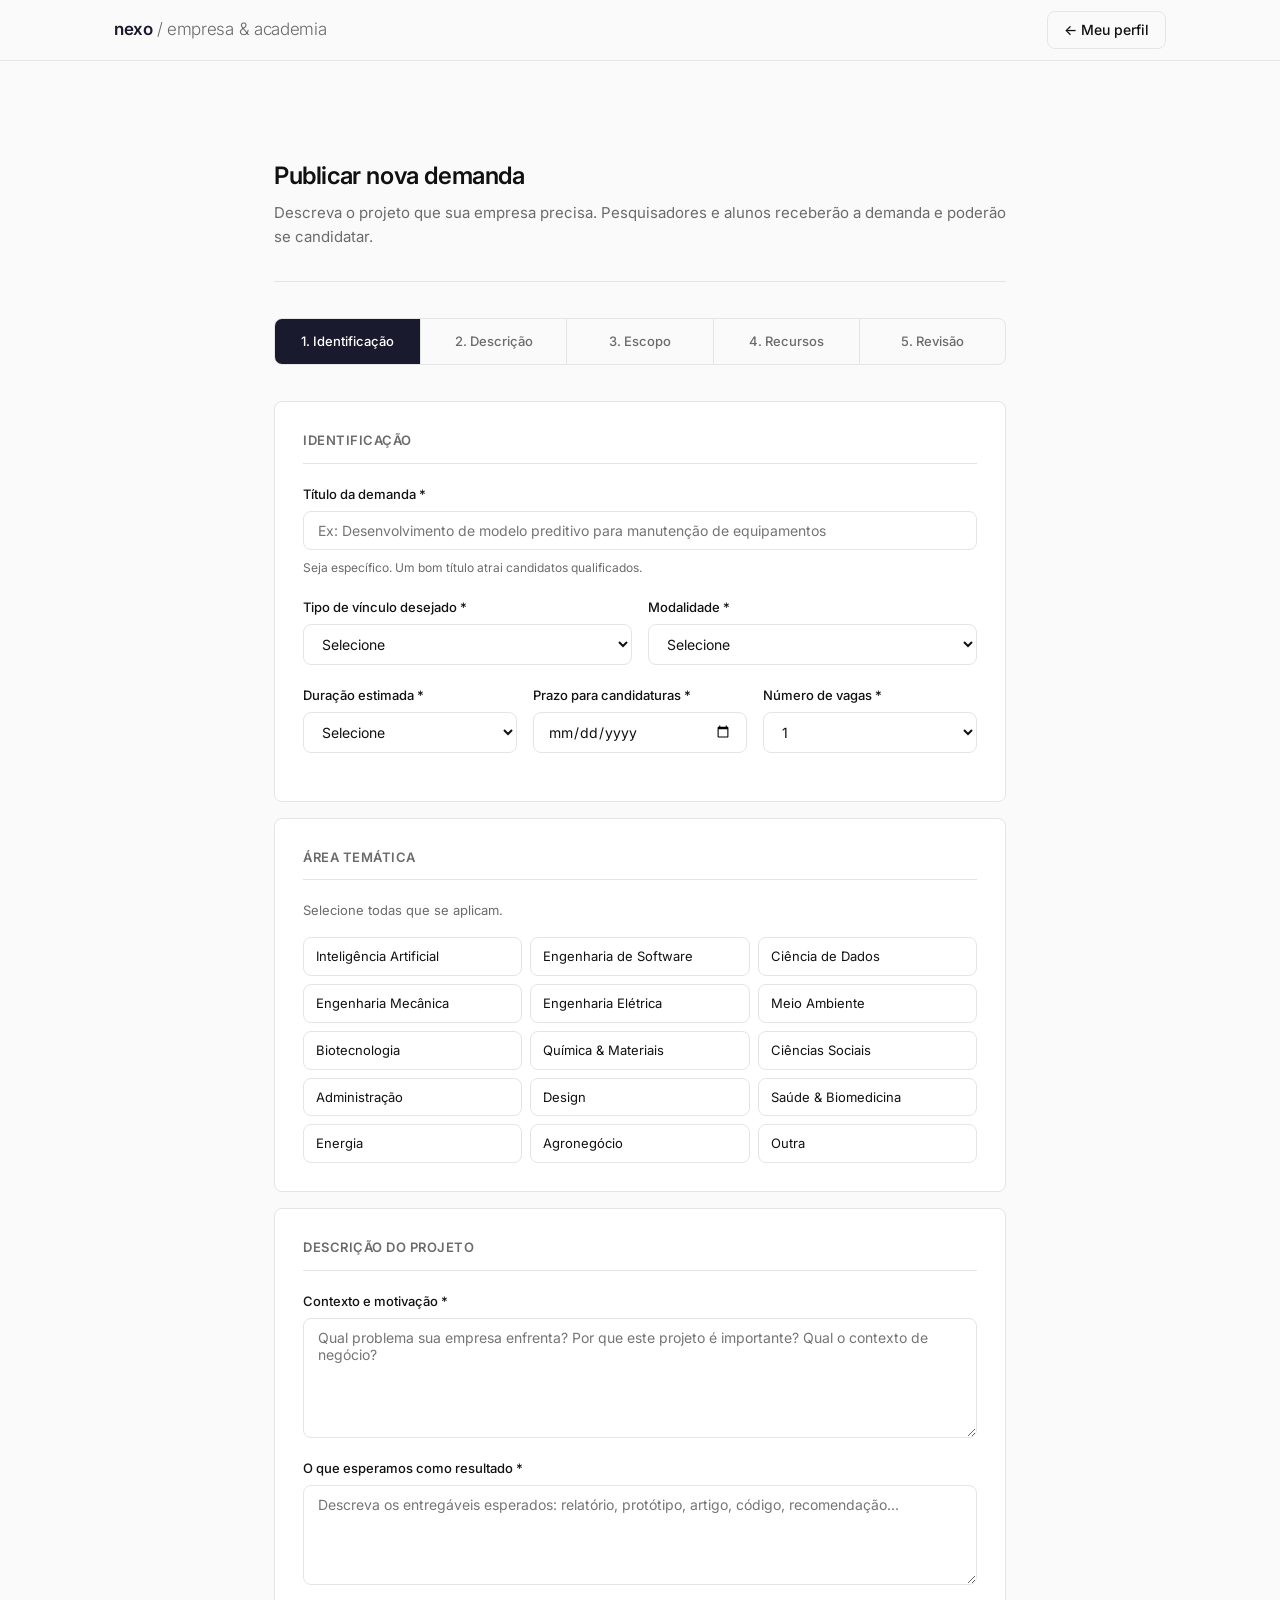
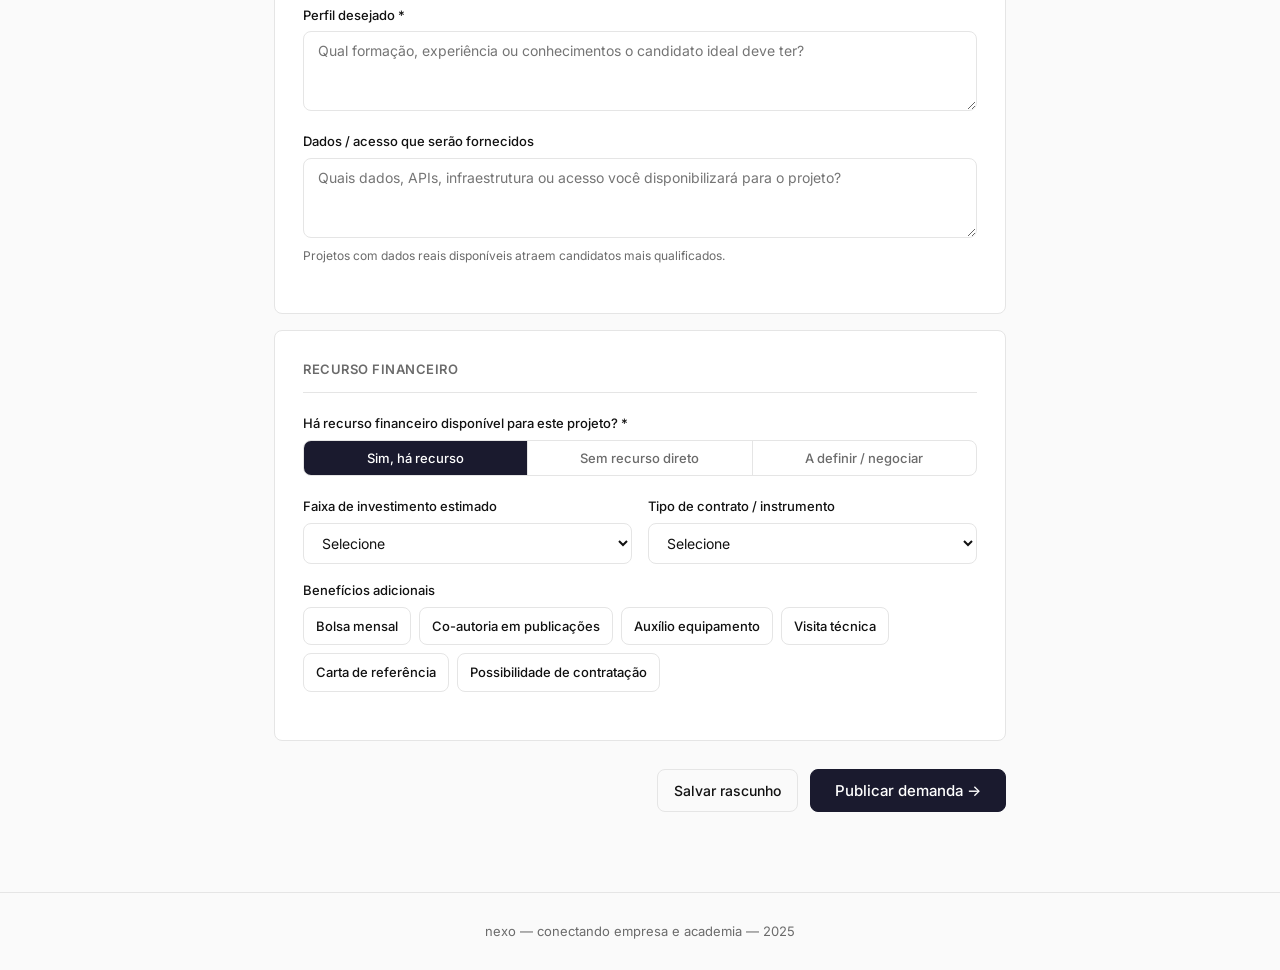
<file: publicar.html>
<!DOCTYPE html>
<html lang="pt-BR">
<head>
  <meta charset="UTF-8" />
  <meta name="viewport" content="width=device-width, initial-scale=1.0" />
  <title>Publicar demanda — Nexo</title>
  <link rel="preconnect" href="https://fonts.googleapis.com" />
  <link rel="preconnect" href="https://fonts.gstatic.com" crossorigin />
  <link href="https://fonts.googleapis.com/css2?family=Inter:wght@300;400;500;600&display=swap" rel="stylesheet" />
  <link rel="stylesheet" href="style.css" />
  <style>
    .page-wrap {
      max-width: 780px;
      margin: 0 auto;
      padding: 48px 24px 80px;
    }
    .page-header { margin-bottom: 36px; }
    .page-header h1 {
      font-size: 24px;
      font-weight: 600;
      letter-spacing: -0.4px;
      margin-bottom: 6px;
    }
    .page-header p { font-size: 15px; color: var(--muted); }

    .form-section {
      background: var(--surface);
      border: 1px solid var(--border);
      border-radius: var(--radius);
      padding: 28px;
      margin-bottom: 16px;
    }
    .form-section-title {
      font-size: 13px;
      font-weight: 600;
      letter-spacing: 0.5px;
      text-transform: uppercase;
      color: var(--muted);
      margin-bottom: 20px;
      padding-bottom: 12px;
      border-bottom: 1px solid var(--border);
    }

    .form-row-2 { display: grid; grid-template-columns: 1fr 1fr; gap: 16px; }
    .form-row-3 { display: grid; grid-template-columns: 1fr 1fr 1fr; gap: 16px; }

    /* RECURSO TOGGLE */
    .toggle-group {
      display: flex;
      gap: 0;
      border: 1px solid var(--border);
      border-radius: var(--radius);
      overflow: hidden;
    }
    .toggle-option {
      flex: 1;
      text-align: center;
      padding: 9px;
      font-size: 13px;
      font-weight: 500;
      cursor: pointer;
      transition: background 0.15s, color 0.15s;
      border: none;
      background: none;
      font-family: 'Inter', sans-serif;
      color: var(--muted);
    }
    .toggle-option.active {
      background: var(--accent);
      color: #fff;
    }
    .toggle-option:not(:last-child) { border-right: 1px solid var(--border); }

    .recurso-detail {
      display: none;
      margin-top: 16px;
    }
    .recurso-detail.visible { display: grid; }

    /* AREAS CHECKBOXES */
    .area-grid {
      display: grid;
      grid-template-columns: repeat(3, 1fr);
      gap: 8px;
    }
    .area-check {
      display: flex;
      align-items: center;
      gap: 8px;
      padding: 8px 12px;
      border: 1px solid var(--border);
      border-radius: var(--radius);
      cursor: pointer;
      font-size: 13px;
      transition: border-color 0.15s, background 0.15s;
    }
    .area-check input { display: none; }
    .area-check.selected {
      border-color: var(--accent);
      background: #f0f0f8;
      color: var(--accent);
      font-weight: 500;
    }
    .area-check:hover { border-color: #aaa; }

    /* STEPS */
    .steps {
      display: flex;
      gap: 0;
      margin-bottom: 36px;
      border: 1px solid var(--border);
      border-radius: var(--radius);
      overflow: hidden;
    }
    .step {
      flex: 1;
      padding: 12px 16px;
      font-size: 13px;
      font-weight: 500;
      color: var(--muted);
      text-align: center;
      border-right: 1px solid var(--border);
    }
    .step:last-child { border-right: none; }
    .step.active { background: var(--accent); color: #fff; }
    .step.done { background: #f0f0f8; color: var(--accent); }

    .form-actions {
      display: flex;
      justify-content: flex-end;
      gap: 12px;
      margin-top: 28px;
    }

    @media (max-width: 600px) {
      .form-row-2, .form-row-3 { grid-template-columns: 1fr; }
      .area-grid { grid-template-columns: 1fr 1fr; }
    }
  </style>
</head>
<body>

  <nav>
    <div class="nav-inner">
      <a href="index.html" class="logo">nexo <span>/ empresa & academia</span></a>
      <div class="nav-actions">
        <a href="empresa.html" class="btn btn-ghost">← Meu perfil</a>
      </div>
    </div>
  </nav>

  <div class="page-wrap">

    <div class="page-header">
      <h1>Publicar nova demanda</h1>
      <p>Descreva o projeto que sua empresa precisa. Pesquisadores e alunos receberão a demanda e poderão se candidatar.</p>
    </div>

    <!-- PROGRESSO -->
    <div class="steps">
      <div class="step active">1. Identificação</div>
      <div class="step">2. Descrição</div>
      <div class="step">3. Escopo</div>
      <div class="step">4. Recursos</div>
      <div class="step">5. Revisão</div>
    </div>

    <!-- SEÇÃO 1: IDENTIFICAÇÃO -->
    <div class="form-section">
      <div class="form-section-title">Identificação</div>

      <div class="form-group">
        <label>Título da demanda *</label>
        <input type="text" placeholder="Ex: Desenvolvimento de modelo preditivo para manutenção de equipamentos" />
        <span class="form-hint">Seja específico. Um bom título atrai candidatos qualificados.</span>
      </div>

      <div class="form-row-2">
        <div class="form-group">
          <label>Tipo de vínculo desejado *</label>
          <select>
            <option value="">Selecione</option>
            <option>Pesquisa (professor / grupo de pesquisa)</option>
            <option>TCC (aluno de graduação)</option>
            <option>Estágio (aluno de graduação)</option>
            <option>Dissertação (mestrando)</option>
            <option>Tese (doutorando)</option>
          </select>
        </div>
        <div class="form-group">
          <label>Modalidade *</label>
          <select>
            <option value="">Selecione</option>
            <option>Remoto</option>
            <option>Presencial</option>
            <option>Híbrido</option>
          </select>
        </div>
      </div>

      <div class="form-row-3">
        <div class="form-group">
          <label>Duração estimada *</label>
          <select>
            <option value="">Selecione</option>
            <option>Até 3 meses</option>
            <option>3 a 6 meses</option>
            <option>6 a 12 meses</option>
            <option>12 a 24 meses</option>
            <option>Mais de 24 meses</option>
          </select>
        </div>
        <div class="form-group">
          <label>Prazo para candidaturas *</label>
          <input type="date" />
        </div>
        <div class="form-group">
          <label>Número de vagas *</label>
          <select>
            <option>1</option>
            <option>2</option>
            <option>3 ou mais</option>
            <option>A definir</option>
          </select>
        </div>
      </div>
    </div>

    <!-- SEÇÃO 2: ÁREA TEMÁTICA -->
    <div class="form-section">
      <div class="form-section-title">Área temática</div>
      <p style="font-size:13px;color:var(--muted);margin-bottom:16px;">Selecione todas que se aplicam.</p>
      <div class="area-grid" id="area-grid">
        <label class="area-check" onclick="toggleArea(this)"><input type="checkbox" />Inteligência Artificial</label>
        <label class="area-check" onclick="toggleArea(this)"><input type="checkbox" />Engenharia de Software</label>
        <label class="area-check" onclick="toggleArea(this)"><input type="checkbox" />Ciência de Dados</label>
        <label class="area-check" onclick="toggleArea(this)"><input type="checkbox" />Engenharia Mecânica</label>
        <label class="area-check" onclick="toggleArea(this)"><input type="checkbox" />Engenharia Elétrica</label>
        <label class="area-check" onclick="toggleArea(this)"><input type="checkbox" />Meio Ambiente</label>
        <label class="area-check" onclick="toggleArea(this)"><input type="checkbox" />Biotecnologia</label>
        <label class="area-check" onclick="toggleArea(this)"><input type="checkbox" />Química & Materiais</label>
        <label class="area-check" onclick="toggleArea(this)"><input type="checkbox" />Ciências Sociais</label>
        <label class="area-check" onclick="toggleArea(this)"><input type="checkbox" />Administração</label>
        <label class="area-check" onclick="toggleArea(this)"><input type="checkbox" />Design</label>
        <label class="area-check" onclick="toggleArea(this)"><input type="checkbox" />Saúde & Biomedicina</label>
        <label class="area-check" onclick="toggleArea(this)"><input type="checkbox" />Energia</label>
        <label class="area-check" onclick="toggleArea(this)"><input type="checkbox" />Agronegócio</label>
        <label class="area-check" onclick="toggleArea(this)"><input type="checkbox" />Outra</label>
      </div>
    </div>

    <!-- SEÇÃO 3: DESCRIÇÃO -->
    <div class="form-section">
      <div class="form-section-title">Descrição do projeto</div>

      <div class="form-group">
        <label>Contexto e motivação *</label>
        <textarea placeholder="Qual problema sua empresa enfrenta? Por que este projeto é importante? Qual o contexto de negócio?" style="min-height:120px;"></textarea>
      </div>

      <div class="form-group">
        <label>O que esperamos como resultado *</label>
        <textarea placeholder="Descreva os entregáveis esperados: relatório, protótipo, artigo, código, recomendação..." style="min-height:100px;"></textarea>
      </div>

      <div class="form-group">
        <label>Perfil desejado *</label>
        <textarea placeholder="Qual formação, experiência ou conhecimentos o candidato ideal deve ter?" style="min-height:80px;"></textarea>
      </div>

      <div class="form-group">
        <label>Dados / acesso que serão fornecidos</label>
        <textarea placeholder="Quais dados, APIs, infraestrutura ou acesso você disponibilizará para o projeto?" style="min-height:80px;"></textarea>
        <span class="form-hint">Projetos com dados reais disponíveis atraem candidatos mais qualificados.</span>
      </div>
    </div>

    <!-- SEÇÃO 4: RECURSO FINANCEIRO -->
    <div class="form-section">
      <div class="form-section-title">Recurso financeiro</div>

      <div class="form-group">
        <label>Há recurso financeiro disponível para este projeto? *</label>
        <div class="toggle-group">
          <button class="toggle-option active" onclick="toggleRecurso(this, true)">Sim, há recurso</button>
          <button class="toggle-option" onclick="toggleRecurso(this, false)">Sem recurso direto</button>
          <button class="toggle-option" onclick="toggleRecurso(this, null)">A definir / negociar</button>
        </div>
      </div>

      <div class="recurso-detail visible form-row-2" id="recurso-detail">
        <div class="form-group" style="margin-bottom:0">
          <label>Faixa de investimento estimado</label>
          <select>
            <option value="">Selecione</option>
            <option>Até R$ 10.000</option>
            <option>R$ 10k – R$ 30k</option>
            <option>R$ 30k – R$ 80k</option>
            <option>R$ 80k – R$ 200k</option>
            <option>Acima de R$ 200k</option>
          </select>
        </div>
        <div class="form-group" style="margin-bottom:0">
          <label>Tipo de contrato / instrumento</label>
          <select>
            <option value="">Selecione</option>
            <option>Contrato de P&D (Lei do Bem)</option>
            <option>Convênio com universidade</option>
            <option>Bolsa de pesquisa</option>
            <option>Prestação de serviços</option>
            <option>A definir</option>
          </select>
        </div>
      </div>

      <div class="form-group" style="margin-top:16px;">
        <label>Benefícios adicionais</label>
        <div style="display:flex;gap:8px;flex-wrap:wrap;">
          <label class="area-check" onclick="toggleArea(this)"><input type="checkbox" />Bolsa mensal</label>
          <label class="area-check" onclick="toggleArea(this)"><input type="checkbox" />Co-autoria em publicações</label>
          <label class="area-check" onclick="toggleArea(this)"><input type="checkbox" />Auxílio equipamento</label>
          <label class="area-check" onclick="toggleArea(this)"><input type="checkbox" />Visita técnica</label>
          <label class="area-check" onclick="toggleArea(this)"><input type="checkbox" />Carta de referência</label>
          <label class="area-check" onclick="toggleArea(this)"><input type="checkbox" />Possibilidade de contratação</label>
        </div>
      </div>
    </div>

    <!-- ACTIONS -->
    <div class="form-actions">
      <button class="btn btn-ghost">Salvar rascunho</button>
      <button class="btn btn-primary btn-lg">Publicar demanda →</button>
    </div>

  </div>

  <footer>
    nexo &mdash; conectando empresa e academia &mdash; 2025
  </footer>

  <script>
    function toggleArea(el) {
      el.classList.toggle('selected');
    }

    function toggleRecurso(btn, hasRecurso) {
      document.querySelectorAll('.toggle-option').forEach(b => b.classList.remove('active'));
      btn.classList.add('active');
      const detail = document.getElementById('recurso-detail');
      if (hasRecurso === true) {
        detail.classList.add('visible');
      } else {
        detail.classList.remove('visible');
      }
    }
  </script>

</body>
</html>
</file>
<file: style.css>
*, *::before, *::after { box-sizing: border-box; margin: 0; padding: 0; }

:root {
  --bg: #FAFAFA;
  --surface: #FFFFFF;
  --border: #E5E5E5;
  --text: #111111;
  --muted: #6B6B6B;
  --accent: #1a1a2e;
  --tag-bg: #F0F0F0;
  --radius: 8px;
}

body {
  font-family: 'Inter', sans-serif;
  background: var(--bg);
  color: var(--text);
  font-size: 15px;
  line-height: 1.6;
}

/* NAV */
nav {
  position: sticky;
  top: 0;
  background: rgba(250,250,250,0.92);
  backdrop-filter: blur(8px);
  border-bottom: 1px solid var(--border);
  z-index: 100;
}
.nav-inner {
  max-width: 1100px;
  margin: 0 auto;
  padding: 0 24px;
  height: 60px;
  display: flex;
  align-items: center;
  justify-content: space-between;
}
.logo {
  font-size: 17px;
  font-weight: 600;
  letter-spacing: -0.3px;
  color: var(--accent);
  text-decoration: none;
}
.logo span { font-weight: 300; color: var(--muted); }
.nav-actions { display: flex; gap: 12px; align-items: center; }

/* BUTTONS */
.btn {
  padding: 7px 16px;
  border-radius: var(--radius);
  font-size: 14px;
  font-weight: 500;
  cursor: pointer;
  text-decoration: none;
  display: inline-block;
  transition: background 0.15s, color 0.15s;
  border: none;
  font-family: 'Inter', sans-serif;
}
.btn-ghost {
  background: transparent;
  border: 1px solid var(--border);
  color: var(--text);
}
.btn-ghost:hover { background: var(--border); }
.btn-primary {
  background: var(--accent);
  border: 1px solid var(--accent);
  color: #fff;
}
.btn-primary:hover { background: #2e2e4a; }
.btn-danger {
  background: transparent;
  border: 1px solid #fca5a5;
  color: #dc2626;
}
.btn-danger:hover { background: #fef2f2; }
.btn-lg { padding: 11px 24px; font-size: 15px; }
.btn-full { width: 100%; text-align: center; }

/* CONTAINER */
.container {
  max-width: 1100px;
  margin: 0 auto;
  padding: 0 24px;
}
.container-sm {
  max-width: 680px;
  margin: 0 auto;
  padding: 0 24px;
}

/* PAGE HEADER */
.page-header {
  padding: 48px 0 32px;
  border-bottom: 1px solid var(--border);
  margin-bottom: 40px;
}
.breadcrumb {
  font-size: 13px;
  color: var(--muted);
  margin-bottom: 12px;
}
.breadcrumb a { color: var(--muted); text-decoration: none; }
.breadcrumb a:hover { color: var(--text); }

/* TAGS */
.tipo-tag {
  font-size: 11px;
  font-weight: 600;
  padding: 3px 10px;
  border-radius: 999px;
  letter-spacing: 0.3px;
  text-transform: uppercase;
}
.tipo-pesquisa { background: #EEF2FF; color: #4338ca; }
.tipo-tcc      { background: #F0FDF4; color: #16a34a; }
.tipo-estagio  { background: #FFF7ED; color: #c2410c; }

.tag {
  font-size: 12px;
  background: var(--tag-bg);
  color: var(--muted);
  padding: 3px 10px;
  border-radius: 999px;
}
.tag-list { display: flex; gap: 6px; flex-wrap: wrap; }

/* COMPANY LOGO */
.company-logo {
  width: 40px;
  height: 40px;
  border-radius: 8px;
  background: var(--accent);
  display: flex;
  align-items: center;
  justify-content: center;
  font-size: 14px;
  font-weight: 600;
  color: #fff;
  flex-shrink: 0;
}
.company-logo-lg {
  width: 64px;
  height: 64px;
  border-radius: 12px;
  font-size: 22px;
}

/* CARD */
.card {
  background: var(--surface);
  border: 1px solid var(--border);
  border-radius: var(--radius);
  padding: 24px;
  display: flex;
  flex-direction: column;
  gap: 12px;
  transition: border-color 0.15s, transform 0.15s;
  cursor: pointer;
  text-decoration: none;
  color: inherit;
}
.card:hover {
  border-color: #ccc;
  transform: translateY(-2px);
}
.card-top {
  display: flex;
  align-items: center;
  justify-content: space-between;
}
.company-badge { display: flex; align-items: center; gap: 8px; }
.company-name { font-size: 13px; font-weight: 500; color: var(--muted); }
.card-title {
  font-size: 16px;
  font-weight: 600;
  letter-spacing: -0.2px;
  line-height: 1.35;
}
.card-desc {
  font-size: 14px;
  color: var(--muted);
  line-height: 1.55;
  display: -webkit-box;
  -webkit-line-clamp: 3;
  -webkit-box-orient: vertical;
  overflow: hidden;
}
.card-footer {
  display: flex;
  align-items: center;
  justify-content: space-between;
  margin-top: 4px;
  padding-top: 12px;
  border-top: 1px solid var(--border);
}
.card-meta { font-size: 12px; color: var(--muted); }

/* FORM */
.form-group { display: flex; flex-direction: column; gap: 6px; margin-bottom: 20px; }
.form-group label { font-size: 13px; font-weight: 500; color: var(--text); }
.form-group input,
.form-group textarea,
.form-group select {
  padding: 10px 14px;
  border: 1px solid var(--border);
  border-radius: var(--radius);
  font-size: 14px;
  font-family: 'Inter', sans-serif;
  background: var(--surface);
  color: var(--text);
  transition: border-color 0.15s;
  outline: none;
}
.form-group input:focus,
.form-group textarea:focus,
.form-group select:focus { border-color: var(--accent); }
.form-group textarea { resize: vertical; min-height: 100px; }
.form-hint { font-size: 12px; color: var(--muted); margin-top: 2px; }

/* DIVIDER */
hr { border: none; border-top: 1px solid var(--border); margin: 32px 0; }

/* STATUS BADGE */
.status-badge {
  display: inline-flex;
  align-items: center;
  gap: 6px;
  font-size: 12px;
  font-weight: 500;
  padding: 4px 10px;
  border-radius: 999px;
}
.status-aberta  { background: #F0FDF4; color: #16a34a; }
.status-fechada { background: #FEF2F2; color: #dc2626; }
.status-andamento { background: #EEF2FF; color: #4338ca; }
.status-dot {
  width: 6px;
  height: 6px;
  border-radius: 50%;
  background: currentColor;
}

/* FOOTER */
footer {
  border-top: 1px solid var(--border);
  padding: 28px 24px;
  text-align: center;
  font-size: 13px;
  color: var(--muted);
}

/* GRID */
.grid-2 { display: grid; grid-template-columns: 1fr 1fr; gap: 16px; }
.grid-3 { display: grid; grid-template-columns: repeat(3, 1fr); gap: 16px; }
.feed { display: grid; grid-template-columns: repeat(auto-fill, minmax(320px, 1fr)); gap: 16px; }

/* EMPTY STATE */
.empty {
  text-align: center;
  padding: 60px;
  color: var(--muted);
  font-size: 15px;
}
.empty-icon { font-size: 32px; margin-bottom: 12px; }

/* RESPONSIVE */
@media (max-width: 720px) {
  .grid-2 { grid-template-columns: 1fr; }
  .grid-3 { grid-template-columns: 1fr; }
  .hide-mobile { display: none; }
}
</file>
